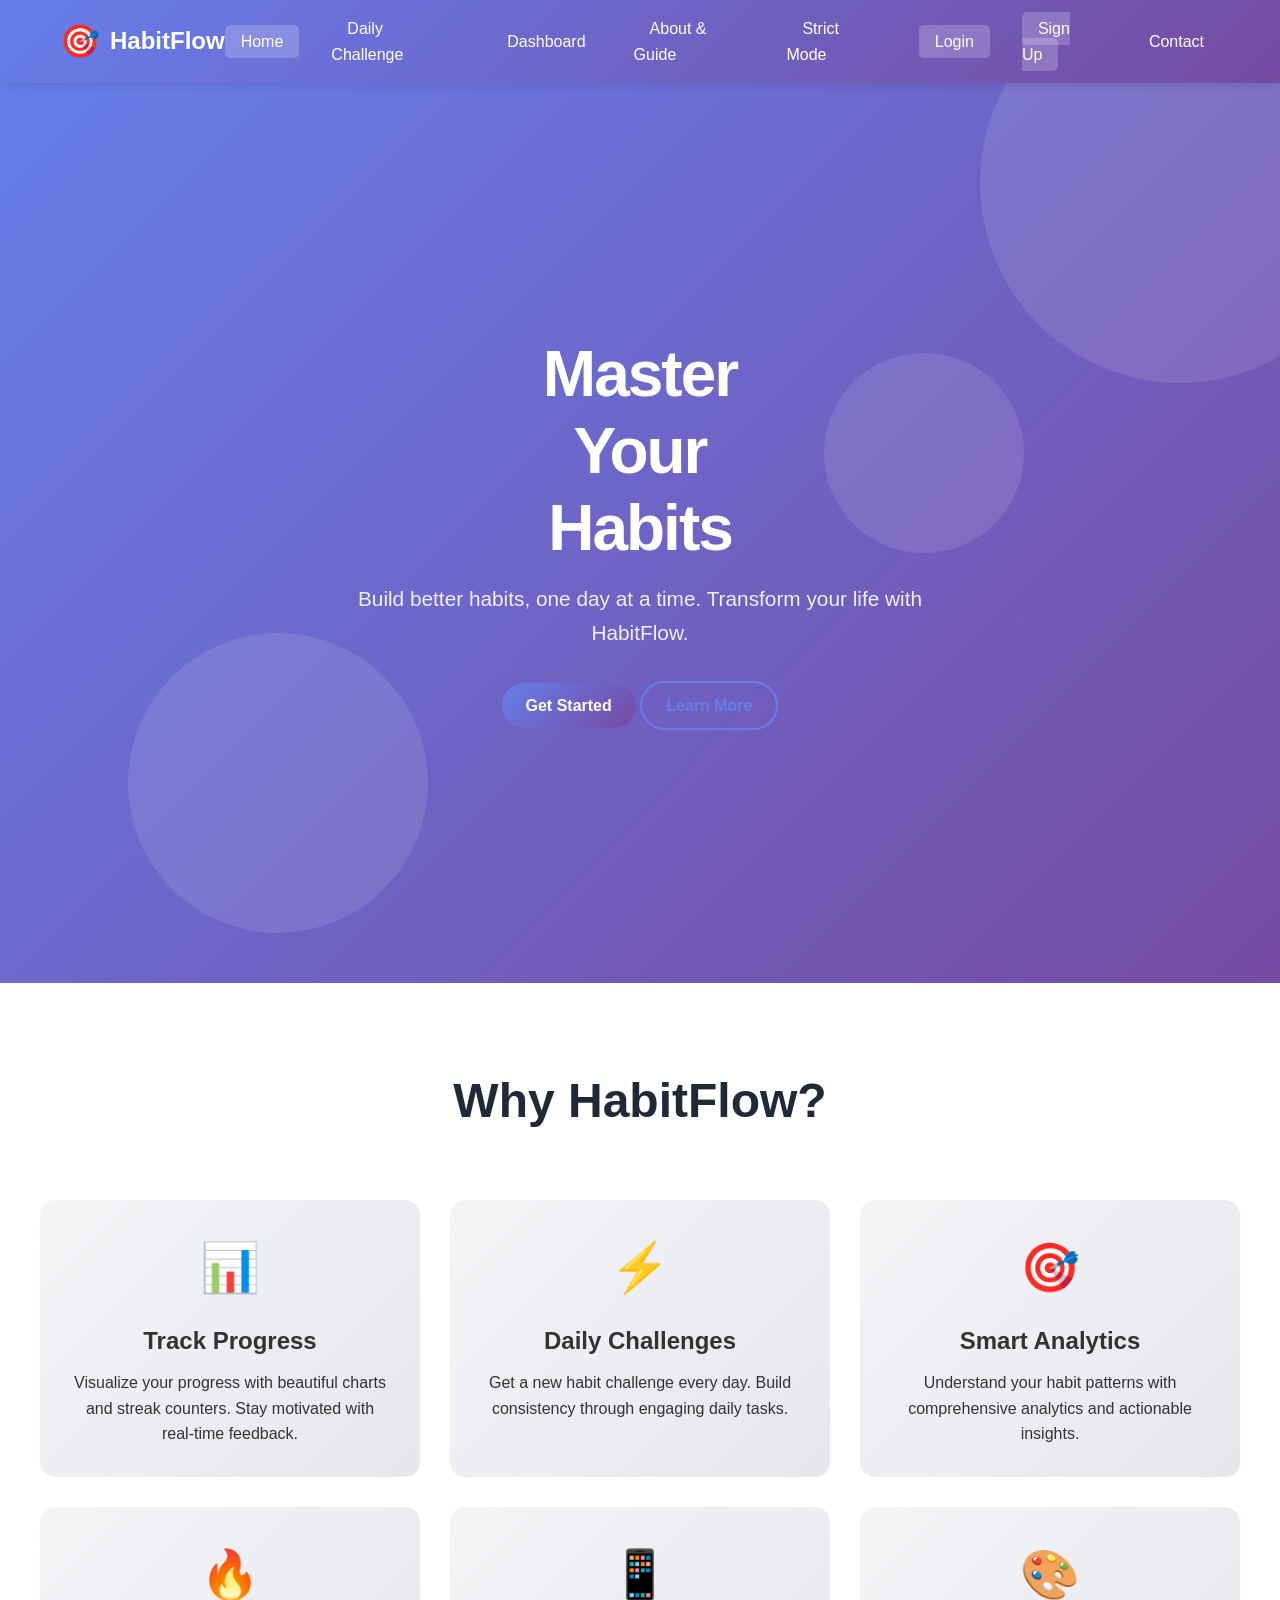
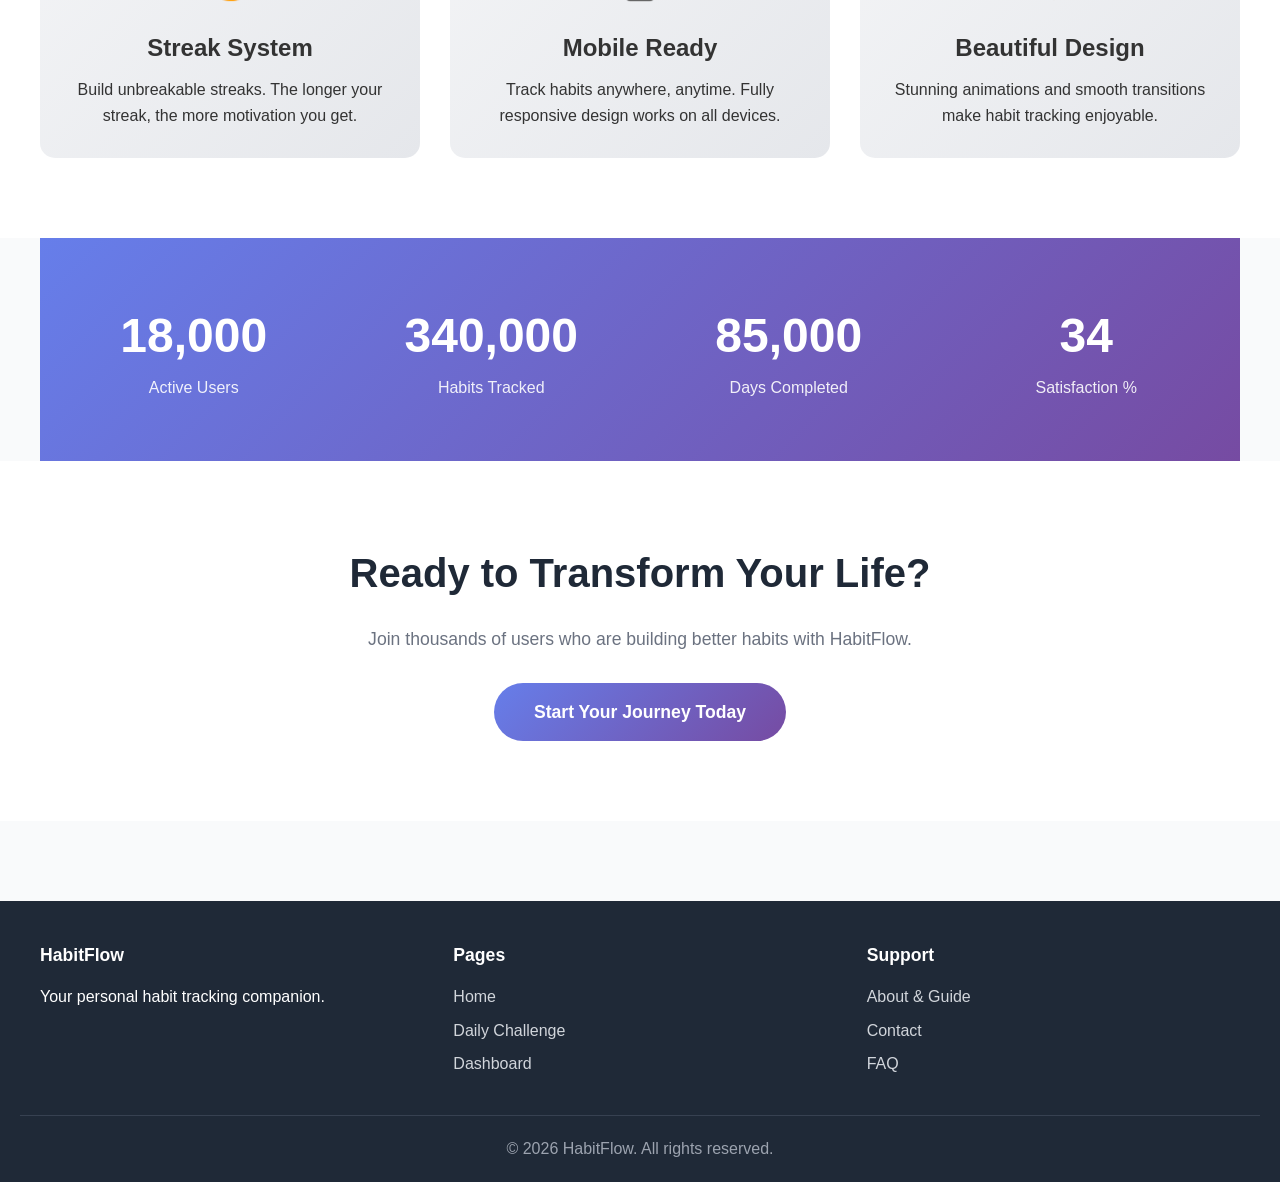
<file: index.html>
<!DOCTYPE html>
<html lang="en">
<head>
    <meta charset="UTF-8">
    <meta name="viewport" content="width=device-width, initial-scale=1.0">
    <title>HabitFlow - Master Your Habits</title>
    <link rel="stylesheet" href="common.css">
    <link rel="stylesheet" href="home.css">
</head>
<body>
    <!-- Navigation Bar -->
    <nav class="navbar">
        <div class="nav-container">
            <div class="logo">
                <span class="logo-icon">🎯</span>
                <span class="logo-text">HabitFlow</span>
            </div>
            <ul class="nav-menu">
                <li><a href="index.html" class="nav-link active">Home</a></li>
                <li><a href="challenging.html" class="nav-link">Daily Challenge</a></li>
                <li><a href="dashboard.html" class="nav-link">Dashboard</a></li>
                <li><a href="about.html" class="nav-link">About & Guide</a></li>
                <li><a href="strict.html" class="nav-link">Strict Mode</a></li>
                <li><a href="login.html" class="nav-link auth">Login</a></li>
                <li><a href="signup.html" class="nav-link auth">Sign Up</a></li>
                <li><a href="Hb.html" class="nav-link">Contact</a></li>
            </ul>
            <div class="hamburger">
                <span></span>
                <span></span>
                <span></span>
            </div>
        </div>
    </nav>

    <!-- Hero Section -->
    <section class="hero">
        <div class="hero-content">
            <h1 class="hero-title">
                <span class="word">Master</span>
                <span class="word">Your</span>
                <span class="word">Habits</span>
            </h1>
            <p class="hero-subtitle">Build better habits, one day at a time. Transform your life with HabitFlow.</p>
            <div class="hero-buttons">
                <a href="signup.html" class="btn btn-primary">Get Started</a>
                <a href="about.html" class="btn btn-secondary">Learn More</a>
            </div>
        </div>
        <div class="hero-visual">
            <div class="animated-circle circle-1"></div>
            <div class="animated-circle circle-2"></div>
            <div class="animated-circle circle-3"></div>
        </div>
    </section>

    <!-- Features Section -->
    <section class="features">
        <h2 class="section-title">Why HabitFlow?</h2>
        <div class="features-grid">
            <div class="feature-card">
                <div class="feature-icon">📊</div>
                <h3>Track Progress</h3>
                <p>Visualize your progress with beautiful charts and streak counters. Stay motivated with real-time feedback.</p>
            </div>
            <div class="feature-card">
                <div class="feature-icon">⚡</div>
                <h3>Daily Challenges</h3>
                <p>Get a new habit challenge every day. Build consistency through engaging daily tasks.</p>
            </div>
            <div class="feature-card">
                <div class="feature-icon">🎯</div>
                <h3>Smart Analytics</h3>
                <p>Understand your habit patterns with comprehensive analytics and actionable insights.</p>
            </div>
            <div class="feature-card">
                <div class="feature-icon">🔥</div>
                <h3>Streak System</h3>
                <p>Build unbreakable streaks. The longer your streak, the more motivation you get.</p>
            </div>
            <div class="feature-card">
                <div class="feature-icon">📱</div>
                <h3>Mobile Ready</h3>
                <p>Track habits anywhere, anytime. Fully responsive design works on all devices.</p>
            </div>
            <div class="feature-card">
                <div class="feature-icon">🎨</div>
                <h3>Beautiful Design</h3>
                <p>Stunning animations and smooth transitions make habit tracking enjoyable.</p>
            </div>
        </div>
    </section>

    <!-- Stats Section -->
    <section class="stats">
        <div class="stat-item">
            <h3 class="stat-number" data-count="50000">0</h3>
            <p class="stat-label">Active Users</p>
        </div>
        <div class="stat-item">
            <h3 class="stat-number" data-count="1000000">0</h3>
            <p class="stat-label">Habits Tracked</p>
        </div>
        <div class="stat-item">
            <h3 class="stat-number" data-count="250000">0</h3>
            <p class="stat-label">Days Completed</p>
        </div>
        <div class="stat-item">
            <h3 class="stat-number" data-count="98">0</h3>
            <p class="stat-label">Satisfaction %</p>
        </div>
    </section>

    <!-- CTA Section -->
    <section class="cta">
        <h2>Ready to Transform Your Life?</h2>
        <p>Join thousands of users who are building better habits with HabitFlow.</p>
        <a href="signup.html" class="btn btn-primary btn-large">Start Your Journey Today</a>
    </section>

    <!-- Footer -->
    <footer class="footer">
        <div class="footer-content">
            <div class="footer-section">
                <h4>HabitFlow</h4>
                <p>Your personal habit tracking companion.</p>
            </div>
            <div class="footer-section">
                <h4>Pages</h4>
                <ul>
                    <li><a href="index.html">Home</a></li>
                    <li><a href="challenging.html">Daily Challenge</a></li>
                    <li><a href="dashboard.html">Dashboard</a></li>
                </ul>
            </div>
            <div class="footer-section">
                <h4>Support</h4>
                <ul>
                    <li><a href="about.html">About & Guide</a></li>
                    <li><a href="#">Contact</a></li>
                    <li><a href="#">FAQ</a></li>
                </ul>
            </div>
        </div>
        <div class="footer-bottom">
            <p>&copy; 2026 HabitFlow. All rights reserved.</p>
        </div>
    </footer>

    <script src="utils.js"></script>
    <script src="home.js"></script>
</body>
</html>
</file>
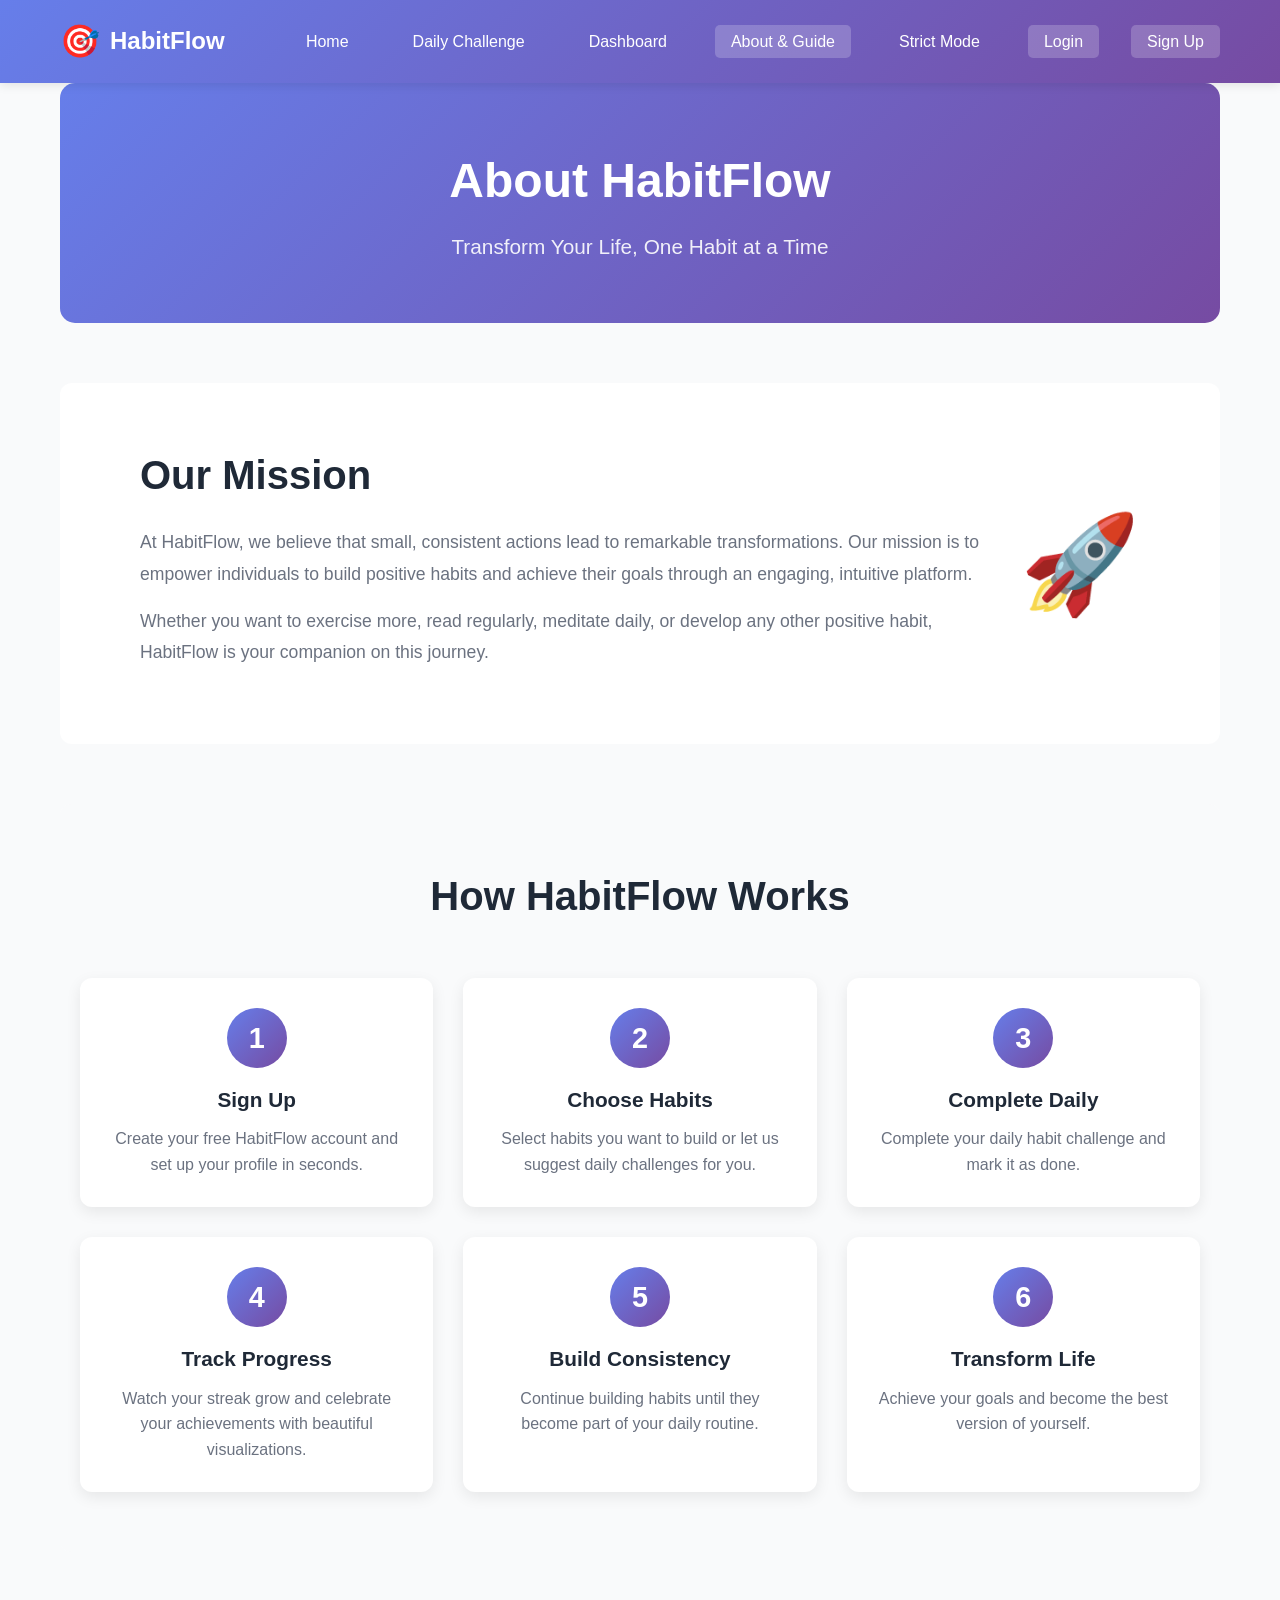
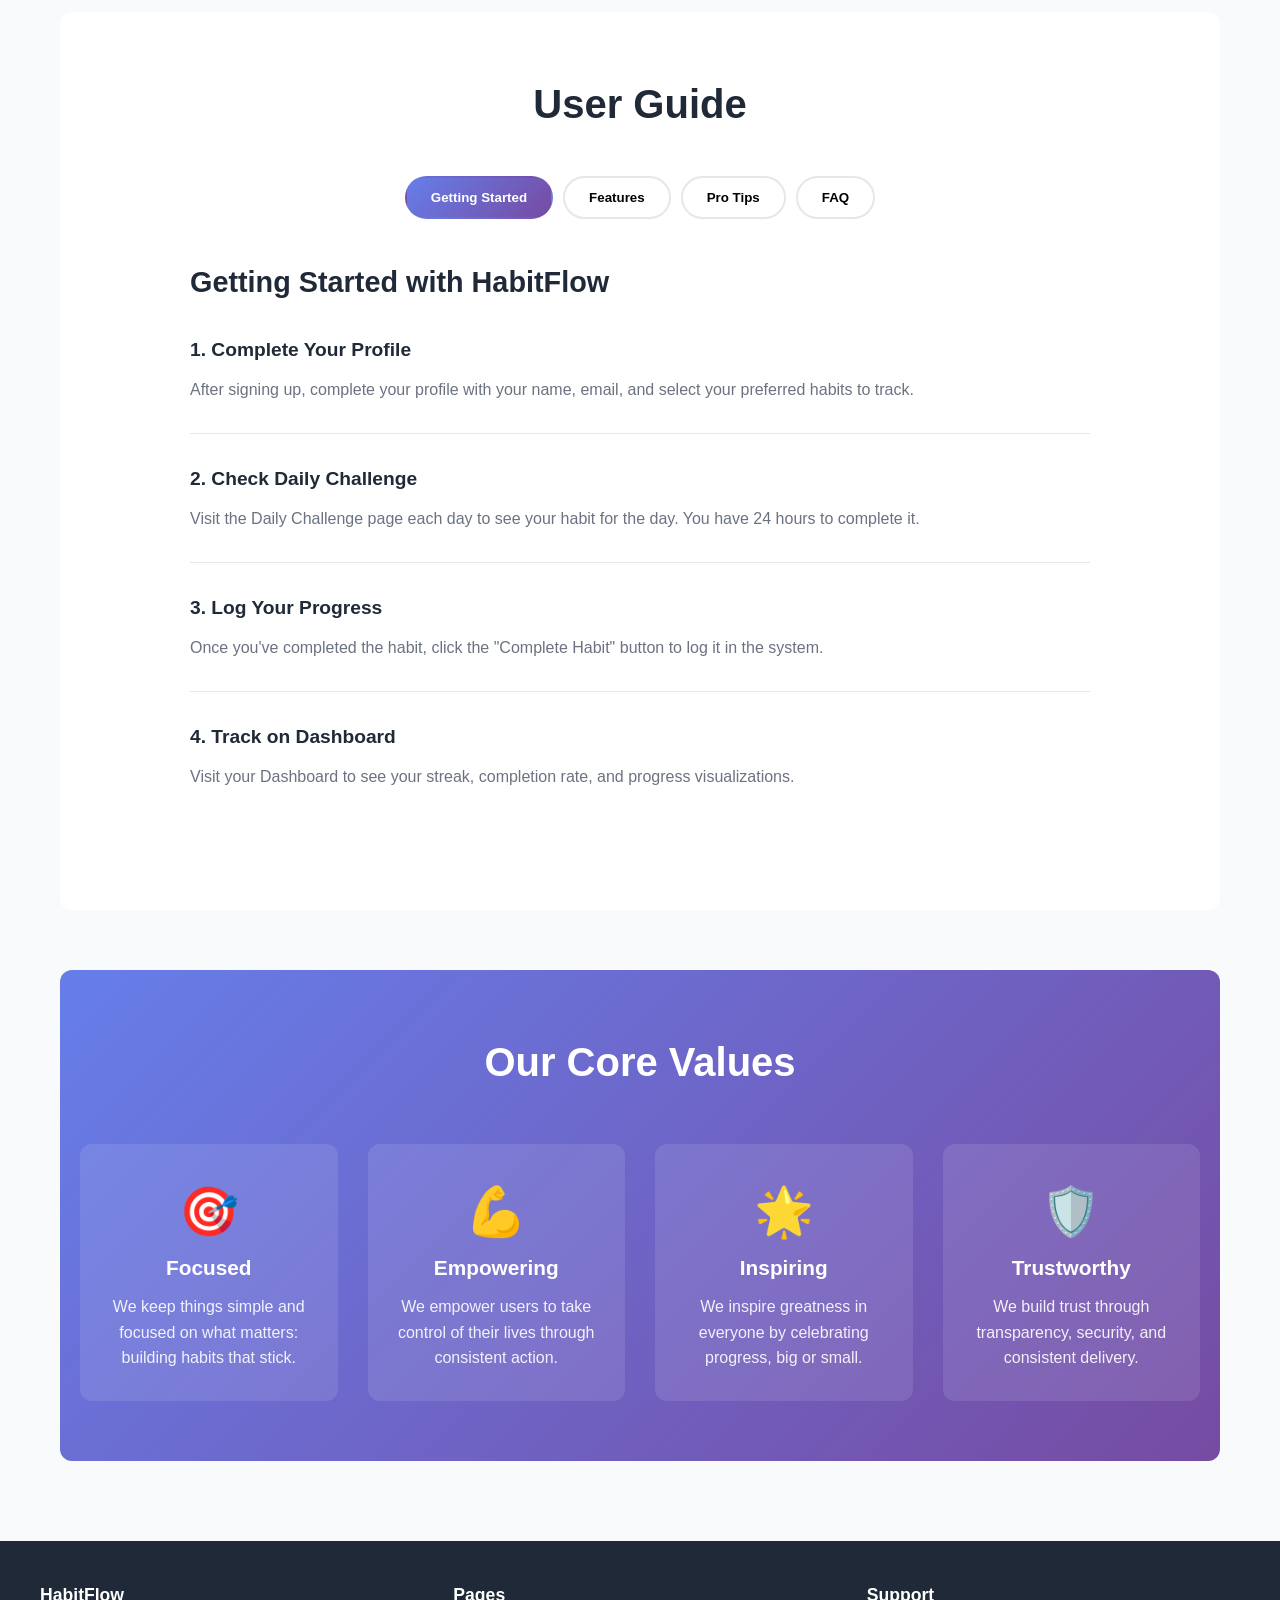
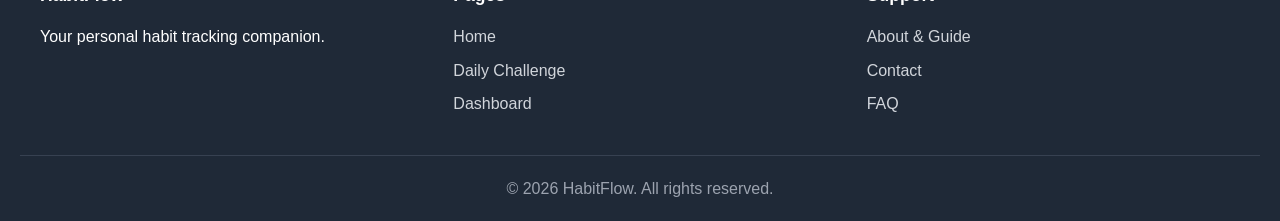
<file: about.html>
<!DOCTYPE html>
<html lang="en">
<head>
    <meta charset="UTF-8">
    <meta name="viewport" content="width=device-width, initial-scale=1.0">
    <title>About & Guide - HabitFlow</title>
    <link rel="stylesheet" href="common.css">
    <link rel="stylesheet" href="about.css">
</head>
<body>
    <!-- Navigation Bar -->
    <nav class="navbar">
        <div class="nav-container">
            <div class="logo">
                <span class="logo-icon">🎯</span>
                <span class="logo-text">HabitFlow</span>
            </div>
            <ul class="nav-menu">
                <li><a href="index.html" class="nav-link">Home</a></li>
                <li><a href="challenging.html" class="nav-link">Daily Challenge</a></li>
                <li><a href="dashboard.html" class="nav-link">Dashboard</a></li>
                <li><a href="about.html" class="nav-link active">About & Guide</a></li>
                <li><a href="strict.html" class="nav-link">Strict Mode</a></li>
                <li><a href="login.html" class="nav-link auth">Login</a></li>
                <li><a href="signup.html" class="nav-link auth">Sign Up</a></li>
            </ul>
            <div class="hamburger">
                <span></span>
                <span></span>
                <span></span>
            </div>
        </div>
    </nav>

    <div class="container">
        <!-- About Section -->
        <section class="about-hero">
            <h1>About HabitFlow</h1>
            <p class="subtitle">Transform Your Life, One Habit at a Time</p>
        </section>

        <!-- Mission Section -->
        <section class="mission-section">
            <div class="mission-content">
                <div class="mission-text">
                    <h2>Our Mission</h2>
                    <p>At HabitFlow, we believe that small, consistent actions lead to remarkable transformations. Our mission is to empower individuals to build positive habits and achieve their goals through an engaging, intuitive platform.</p>
                    <p>Whether you want to exercise more, read regularly, meditate daily, or develop any other positive habit, HabitFlow is your companion on this journey.</p>
                </div>
                <div class="mission-icon">🚀</div>
            </div>
        </section>

        <!-- How It Works -->
        <section class="how-it-works">
            <h2>How HabitFlow Works</h2>
            <div class="steps-grid">
                <div class="step-card">
                    <div class="step-number">1</div>
                    <h3>Sign Up</h3>
                    <p>Create your free HabitFlow account and set up your profile in seconds.</p>
                </div>
                <div class="step-card">
                    <div class="step-number">2</div>
                    <h3>Choose Habits</h3>
                    <p>Select habits you want to build or let us suggest daily challenges for you.</p>
                </div>
                <div class="step-card">
                    <div class="step-number">3</div>
                    <h3>Complete Daily</h3>
                    <p>Complete your daily habit challenge and mark it as done.</p>
                </div>
                <div class="step-card">
                    <div class="step-number">4</div>
                    <h3>Track Progress</h3>
                    <p>Watch your streak grow and celebrate your achievements with beautiful visualizations.</p>
                </div>
                <div class="step-card">
                    <div class="step-number">5</div>
                    <h3>Build Consistency</h3>
                    <p>Continue building habits until they become part of your daily routine.</p>
                </div>
                <div class="step-card">
                    <div class="step-number">6</div>
                    <h3>Transform Life</h3>
                    <p>Achieve your goals and become the best version of yourself.</p>
                </div>
            </div>
        </section>

        <!-- User Guide -->
        <section class="user-guide">
            <h2>User Guide</h2>
            <div class="guide-tabs">
                <button class="tab-btn active" data-tab="getting-started">Getting Started</button>
                <button class="tab-btn" data-tab="features">Features</button>
                <button class="tab-btn" data-tab="tips">Pro Tips</button>
                <button class="tab-btn" data-tab="faq">FAQ</button>
            </div>

            <div id="getting-started" class="tab-content active">
                <h3>Getting Started with HabitFlow</h3>
                <div class="guide-item">
                    <h4>1. Complete Your Profile</h4>
                    <p>After signing up, complete your profile with your name, email, and select your preferred habits to track.</p>
                </div>
                <div class="guide-item">
                    <h4>2. Check Daily Challenge</h4>
                    <p>Visit the Daily Challenge page each day to see your habit for the day. You have 24 hours to complete it.</p>
                </div>
                <div class="guide-item">
                    <h4>3. Log Your Progress</h4>
                    <p>Once you've completed the habit, click the "Complete Habit" button to log it in the system.</p>
                </div>
                <div class="guide-item">
                    <h4>4. Track on Dashboard</h4>
                    <p>Visit your Dashboard to see your streak, completion rate, and progress visualizations.</p>
                </div>
            </div>

            <div id="features" class="tab-content">
                <h3>HabitFlow Features</h3>
                <div class="guide-item">
                    <h4>📊 Progress Tracking</h4>
                    <p>Real-time tracking of your habits with beautiful charts and statistics. See exactly how much you've accomplished.</p>
                </div>
                <div class="guide-item">
                    <h4>🔥 Streak System</h4>
                    <p>Build consecutive day streaks. The longer your streak, the more momentum you build!</p>
                </div>
                <div class="guide-item">
                    <h4>⚡ Daily Challenges</h4>
                    <p>Get a new, carefully selected habit challenge every single day from our database of 30 habits.</p>
                </div>
                <div class="guide-item">
                    <h4>📱 Mobile Responsive</h4>
                    <p>Track your habits on the go with our fully responsive design that works on any device.</p>
                </div>
                <div class="guide-item">
                    <h4>🎯 Smart Mode</h4>
                    <p>Our Strict Mode ensures you stay accountable and focused on your habit-building goals.</p>
                </div>
            </div>

            <div id="tips" class="tab-content">
                <h3>Pro Tips for Success</h3>
                <div class="guide-item">
                    <h4>💡 Tip #1: Consistency Over Perfection</h4>
                    <p>Building habits is about consistency, not perfection. Even on difficult days, do something is better than nothing.</p>
                </div>
                <div class="guide-item">
                    <h4>💡 Tip #2: Same Time, Every Day</h4>
                    <p>Complete your habit at the same time each day. This helps create a routine and makes it easier to remember.</p>
                </div>
                <div class="guide-item">
                    <h4>💡 Tip #3: Track Immediately</h4>
                    <p>Log your completion right after you finish. This reinforces the habit and keeps your records accurate.</p>
                </div>
                <div class="guide-item">
                    <h4>💡 Tip #4: Celebrate Small Wins</h4>
                    <p>Celebrate every completed day. These small wins accumulate into major life transformations.</p>
                </div>
                <div class="guide-item">
                    <h4>💡 Tip #5: Use the 21-Day Rule</h4>
                    <p>Research shows it takes about 21 days to form a habit. Push through the first three weeks!</p>
                </div>
            </div>

            <div id="faq" class="tab-content">
                <h3>Frequently Asked Questions</h3>
                <div class="faq-item">
                    <h4>What if I miss a day?</h4>
                    <p>If you miss a day, your streak resets, but you can start a new one immediately. The key is getting back on track!</p>
                </div>
                <div class="faq-item">
                    <h4>Can I customize my habits?</h4>
                    <p>Currently, we offer curated daily challenges, but you can use Strict Mode to define your own goals.</p>
                </div>
                <div class="faq-item">
                    <h4>How often are new habits added?</h4>
                    <p>Our habit database cycles every 30 days, giving you a fresh rotation of challenges.</p>
                </div>
                <div class="faq-item">
                    <h4>Is my data private?</h4>
                    <p>Yes! Your habit data is private and secure. We never share your information with third parties.</p>
                </div>
                <div class="faq-item">
                    <h4>How do I reset my progress?</h4>
                    <p>You can reset your progress from your account settings. This gives you a fresh start whenever you need it.</p>
                </div>
            </div>
        </section>

        <!-- Values Section -->
        <section class="values-section">
            <h2>Our Core Values</h2>
            <div class="values-grid">
                <div class="value-card">
                    <span class="value-icon">🎯</span>
                    <h3>Focused</h3>
                    <p>We keep things simple and focused on what matters: building habits that stick.</p>
                </div>
                <div class="value-card">
                    <span class="value-icon">💪</span>
                    <h3>Empowering</h3>
                    <p>We empower users to take control of their lives through consistent action.</p>
                </div>
                <div class="value-card">
                    <span class="value-icon">🌟</span>
                    <h3>Inspiring</h3>
                    <p>We inspire greatness in everyone by celebrating progress, big or small.</p>
                </div>
                <div class="value-card">
                    <span class="value-icon">🛡️</span>
                    <h3>Trustworthy</h3>
                    <p>We build trust through transparency, security, and consistent delivery.</p>
                </div>
            </div>
        </section>
    </div>

    <footer class="footer">
        <div class="footer-content">
            <div class="footer-section">
                <h4>HabitFlow</h4>
                <p>Your personal habit tracking companion.</p>
            </div>
            <div class="footer-section">
                <h4>Pages</h4>
                <ul>
                    <li><a href="index.html">Home</a></li>
                    <li><a href="challenging.html">Daily Challenge</a></li>
                    <li><a href="dashboard.html">Dashboard</a></li>
                </ul>
            </div>
            <div class="footer-section">
                <h4>Support</h4>
                <ul>
                    <li><a href="about.html">About & Guide</a></li>
                    <li><a href="#">Contact</a></li>
                    <li><a href="#">FAQ</a></li>
                </ul>
            </div>
        </div>
        <div class="footer-bottom">
            <p>&copy; 2026 HabitFlow. All rights reserved.</p>
        </div>
    </footer>

    <script src="utils.js"></script>
    <script src="about.js"></script>
</body>
</html>
</file>
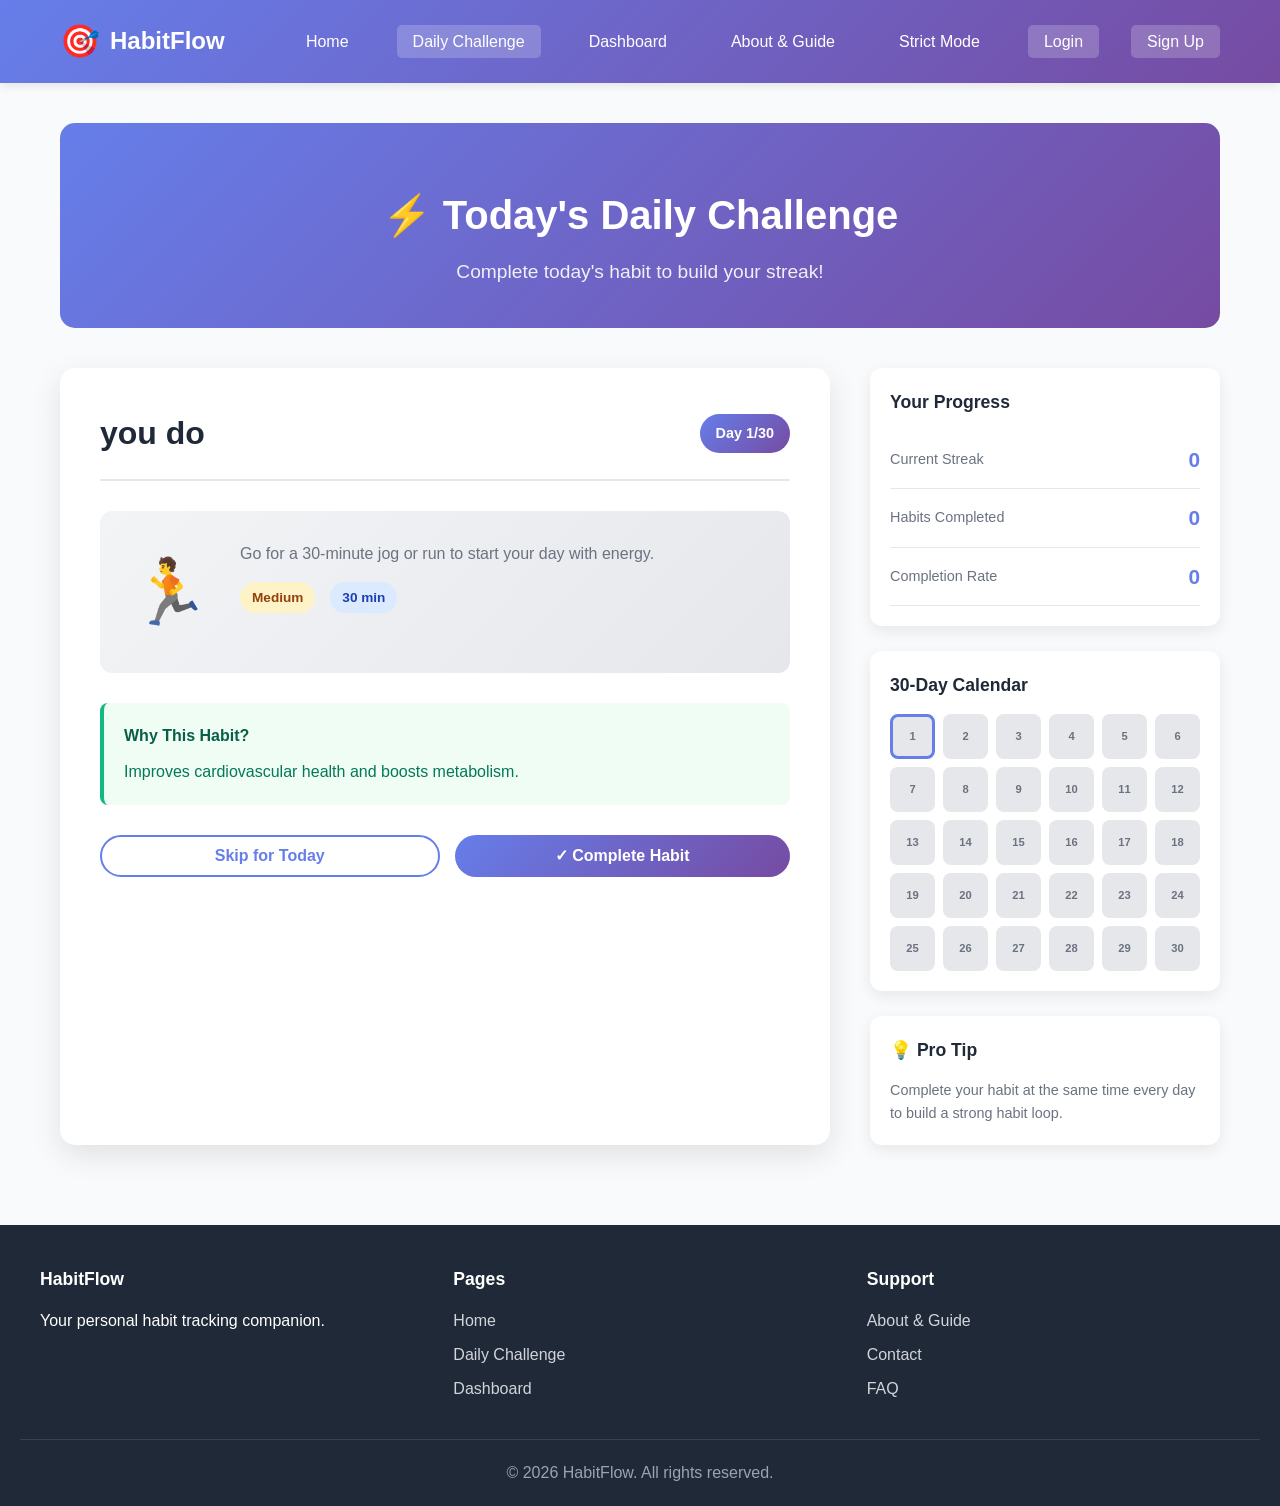
<file: challenging.html>
<!DOCTYPE html>
<html lang="en">
<head>
    <meta charset="UTF-8">
    <meta name="viewport" content="width=device-width, initial-scale=1.0">
    <title>Daily Challenge - HabitFlow</title>
    <link rel="stylesheet" href="common.css">
    <link rel="stylesheet" href="challenging.css">
</head>
<body>
    <!-- Navigation Bar -->
    <nav class="navbar">
        <div class="nav-container">
            <div class="logo">
                <span class="logo-icon">🎯</span>
                <span class="logo-text">HabitFlow</span>
            </div>
            <ul class="nav-menu">
                <li><a href="index.html" class="nav-link">Home</a></li>
                <li><a href="challenging.html" class="nav-link active">Daily Challenge</a></li>
                <li><a href="dashboard.html" class="nav-link">Dashboard</a></li>
                <li><a href="about.html" class="nav-link">About & Guide</a></li>
                <li><a href="strict.html" class="nav-link">Strict Mode</a></li>
                <li><a href="login.html" class="nav-link auth">Login</a></li>
                <li><a href="signup.html" class="nav-link auth">Sign Up</a></li>
            </ul>
            <div class="hamburger">
                <span></span>
                <span></span>
                <span></span>
            </div>
        </div>
    </nav>

    <div class="container">
        <header class="page-header">
            <h1>⚡ Today's Daily Challenge</h1>
            <p class="subtitle">Complete today's habit to build your streak!</p>
        </header>

        <div class="challenge-wrapper">
            <!-- Habit Card -->
            <div class="habit-card">
                <div class="habit-header">
                    <h2 id="habitTitle">Loading...</h2>
                    <span class="day-indicator">Day <span id="dayNumber">1</span>/30</span>
                </div>

                <div class="habit-content">
                    <div class="habit-icon" id="habitIcon">🎯</div>
                    <div class="habit-details">
                        <p class="habit-description" id="habitDescription">Loading today's challenge...</p>
                        <div class="habit-meta">
                            <span class="difficulty" id="habitDifficulty">Medium</span>
                            <span class="duration" id="habitDuration">15 min</span>
                        </div>
                    </div>
                </div>

                <div class="habit-benefits">
                    <h4>Why This Habit?</h4>
                    <p id="habitBenefit">Loading benefits...</p>
                </div>

                <div class="action-buttons">
                    <button class="btn btn-secondary" id="skipBtn">Skip for Today</button>
                    <button class="btn btn-primary" id="completeBtn">✓ Complete Habit</button>
                </div>
            </div>

            <!-- Sidebar -->
            <aside class="sidebar">
                <div class="stats-box">
                    <h3>Your Progress</h3>
                    <div class="progress-item">
                        <span>Current Streak</span>
                        <strong id="streakCount">0</strong>
                    </div>
                    <div class="progress-item">
                        <span>Habits Completed</span>
                        <strong id="completedCount">0</strong>
                    </div>
                    <div class="progress-item">
                        <span>Completion Rate</span>
                        <strong id="completionRate">0%</strong>
                    </div>
                </div>

                <div class="calendar-box">
                    <h3>30-Day Calendar</h3>
                    <div class="day-grid" id="dayGrid"></div>
                </div>

                <div class="tips-box">
                    <h3>💡 Pro Tip</h3>
                    <p id="proTip">Complete your habit at the same time every day to build a strong habit loop.</p>
                </div>
            </aside>
        </div>
    </div>

    <footer class="footer">
        <div class="footer-content">
            <div class="footer-section">
                <h4>HabitFlow</h4>
                <p>Your personal habit tracking companion.</p>
            </div>
            <div class="footer-section">
                <h4>Pages</h4>
                <ul>
                    <li><a href="index.html">Home</a></li>
                    <li><a href="challenging.html">Daily Challenge</a></li>
                    <li><a href="dashboard.html">Dashboard</a></li>
                </ul>
            </div>
            <div class="footer-section">
                <h4>Support</h4>
                <ul>
                    <li><a href="about.html">About & Guide</a></li>
                    <li><a href="#">Contact</a></li>
                    <li><a href="#">FAQ</a></li>
                </ul>
            </div>
        </div>
        <div class="footer-bottom">
            <p>&copy; 2026 HabitFlow. All rights reserved.</p>
        </div>
    </footer>

    <script src="utils.js"></script>
    <script src="challenging.js"></script>
</body>
</html>
</file>
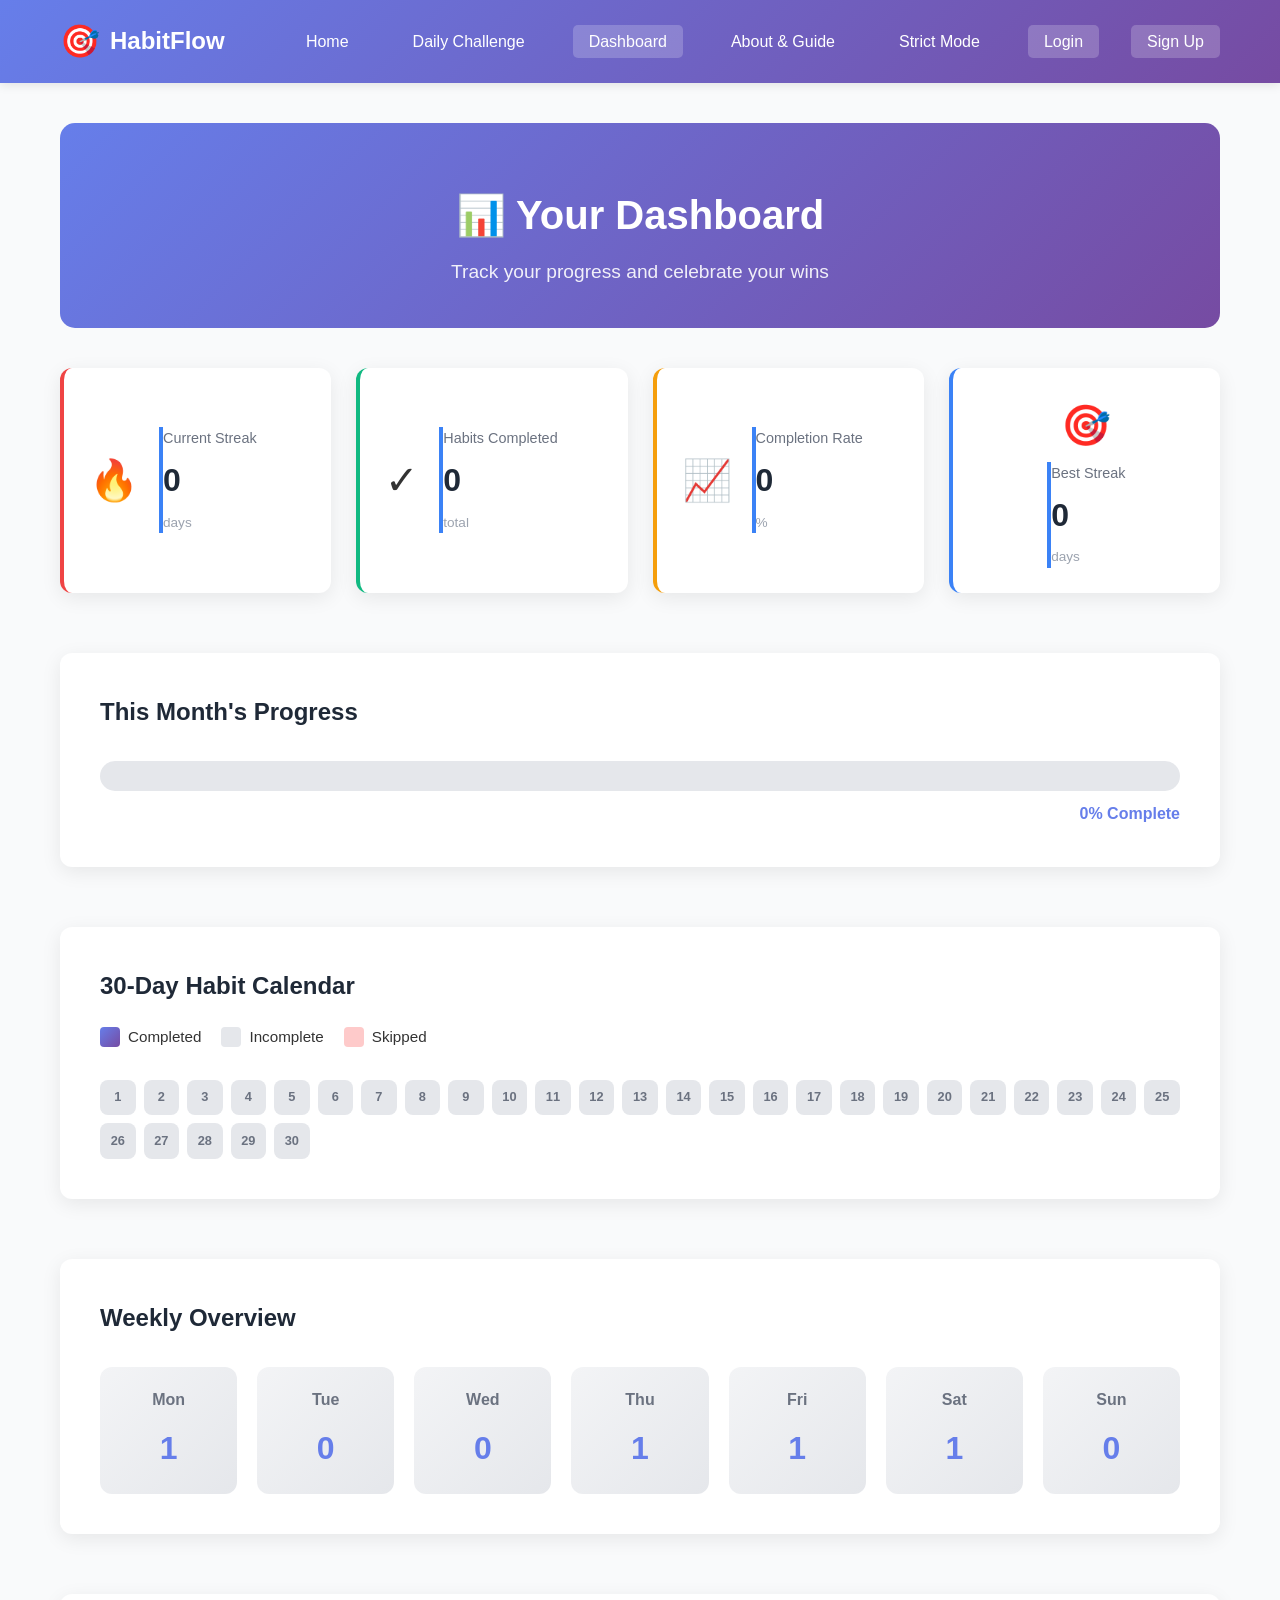
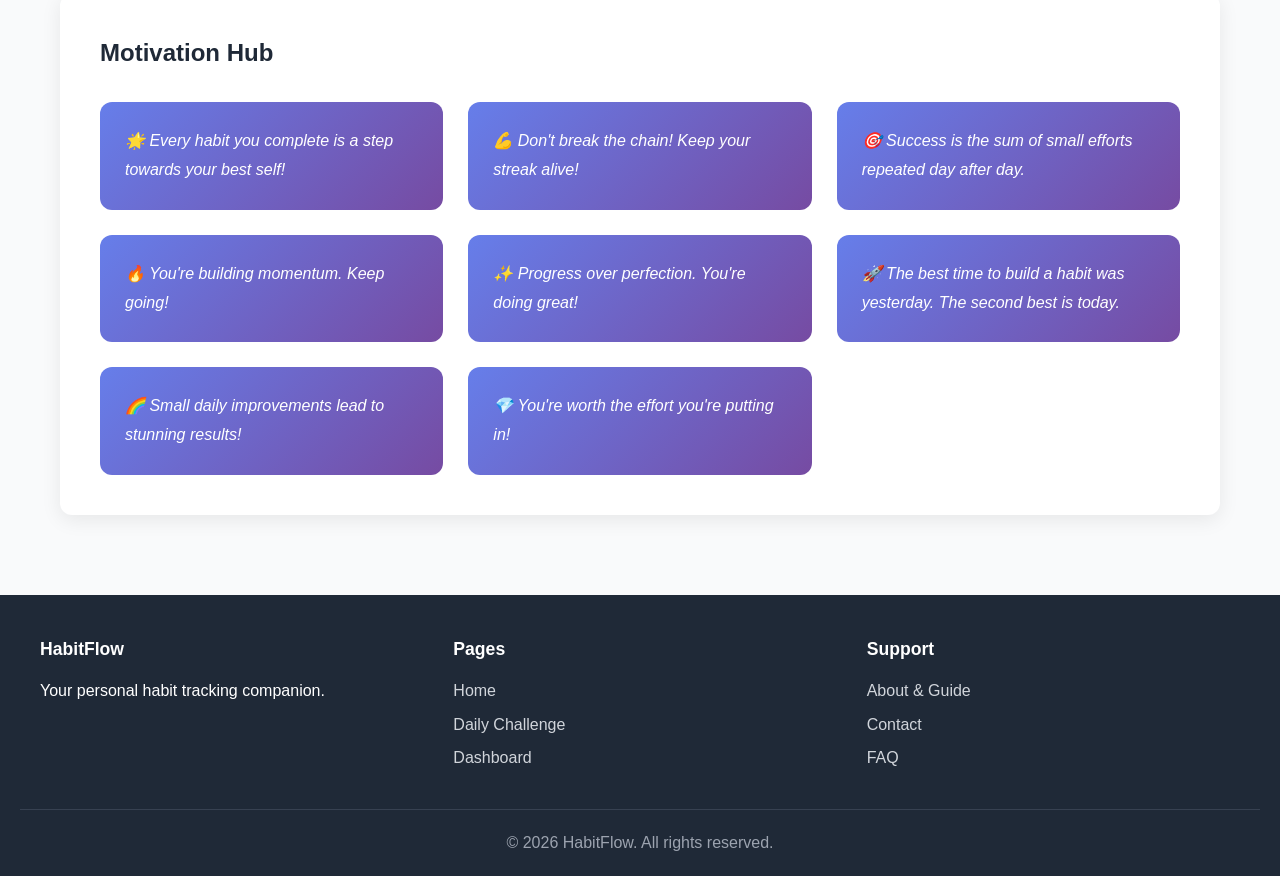
<file: dashboard.html>
<!DOCTYPE html>
<html lang="en">
<head>
    <meta charset="UTF-8">
    <meta name="viewport" content="width=device-width, initial-scale=1.0">
    <title>Dashboard - HabitFlow</title>
    <link rel="stylesheet" href="common.css">
    <link rel="stylesheet" href="dashboard.css">
</head>
<body>
    <!-- Navigation Bar -->
    <nav class="navbar">
        <div class="nav-container">
            <div class="logo">
                <span class="logo-icon">🎯</span>
                <span class="logo-text">HabitFlow</span>
            </div>
            <ul class="nav-menu">
                <li><a href="index.html" class="nav-link">Home</a></li>
                <li><a href="challenging.html" class="nav-link">Daily Challenge</a></li>
                <li><a href="dashboard.html" class="nav-link active">Dashboard</a></li>
                <li><a href="about.html" class="nav-link">About & Guide</a></li>
                <li><a href="strict.html" class="nav-link">Strict Mode</a></li>
                <li><a href="login.html" class="nav-link auth">Login</a></li>
                <li><a href="signup.html" class="nav-link auth">Sign Up</a></li>
            </ul>
            <div class="hamburger">
                <span></span>
                <span></span>
                <span></span>
            </div>
        </div>
    </nav>

    <div class="container">
        <header class="page-header">
            <h1>📊 Your Dashboard</h1>
            <p class="subtitle">Track your progress and celebrate your wins</p>
        </header>

        <!-- Main Stats -->
        <section class="stats-grid">
            <div class="stat-card stat-primary">
                <div class="stat-icon">🔥</div>
                <div class="stat-info">
                    <span class="stat-label">Current Streak</span>
                    <span class="stat-value" id="streakValue">0</span>
                    <span class="stat-unit">days</span>
                </div>
            </div>

            <div class="stat-card stat-success">
                <div class="stat-icon">✓</div>
                <div class="stat-info">
                    <span class="stat-label">Habits Completed</span>
                    <span class="stat-value" id="completedValue">0</span>
                    <span class="stat-unit">total</span>
                </div>
            </div>

            <div class="stat-card stat-warning">
                <div class="stat-icon">📈</div>
                <div class="stat-info">
                    <span class="stat-label">Completion Rate</span>
                    <span class="stat-value" id="rateValue">0</span>
                    <span class="stat-unit">%</span>
                </div>
            </div>

            <div class="stat-card stat-info">
                <div class="stat-icon">🎯</div>
                <div class="stat-info">
                    <span class="stat-label">Best Streak</span>
                    <span class="stat-value" id="bestValue">0</span>
                    <span class="stat-unit">days</span>
                </div>
            </div>
        </section>

        <!-- Progress Bar Section -->
        <section class="progress-section">
            <h2>This Month's Progress</h2>
            <div class="progress-container">
                <div class="progress-bar-wrapper">
                    <div class="progress-bar">
                        <div class="progress-fill" id="progressFill"></div>
                    </div>
                    <span class="progress-text" id="progressText">0% Complete</span>
                </div>
            </div>
        </section>

        <!-- Calendar Section -->
        <section class="calendar-section">
            <h2>30-Day Habit Calendar</h2>
            <div class="calendar-legend">
                <span><span class="day-complete"></span> Completed</span>
                <span><span class="day-incomplete"></span> Incomplete</span>
                <span><span class="day-skipped"></span> Skipped</span>
            </div>
            <div class="habit-calendar" id="habitCalendar"></div>
        </section>

        <!-- Weekly Stats -->
        <section class="weekly-section">
            <h2>Weekly Overview</h2>
            <div class="weekly-stats" id="weeklyStats"></div>
        </section>

        <!-- Motivational Messages -->
        <section class="motivation-section">
            <h2>Motivation Hub</h2>
            <div class="motivation-cards" id="motivationCards"></div>
        </section>
    </div>

    <footer class="footer">
        <div class="footer-content">
            <div class="footer-section">
                <h4>HabitFlow</h4>
                <p>Your personal habit tracking companion.</p>
            </div>
            <div class="footer-section">
                <h4>Pages</h4>
                <ul>
                    <li><a href="index.html">Home</a></li>
                    <li><a href="challenging.html">Daily Challenge</a></li>
                    <li><a href="dashboard.html">Dashboard</a></li>
                </ul>
            </div>
            <div class="footer-section">
                <h4>Support</h4>
                <ul>
                    <li><a href="about.html">About & Guide</a></li>
                    <li><a href="#">Contact</a></li>
                    <li><a href="#">FAQ</a></li>
                </ul>
            </div>
        </div>
        <div class="footer-bottom">
            <p>&copy; 2026 HabitFlow. All rights reserved.</p>
        </div>
    </footer>

    <script src="utils.js"></script>
    <script src="dashboard.js"></script>
</body>
</html>
</file>
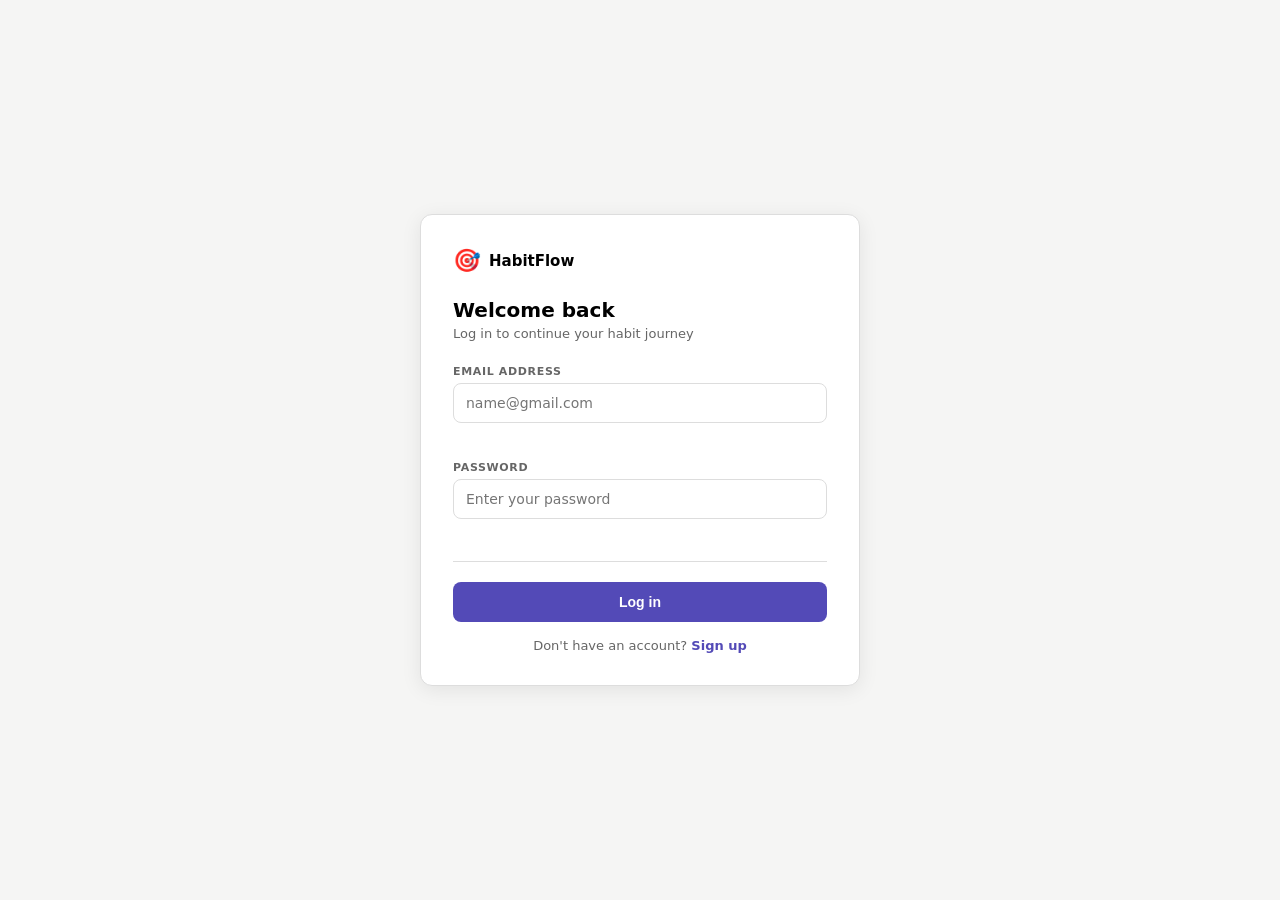
<file: login.html>
<!DOCTYPE html>
<html>
<head>
    <title>Login – HabitFlow</title>
    <style>
        * { margin: 0; padding: 0; box-sizing: border-box; }
        body {
            font-family: 'Segoe UI', system-ui, sans-serif;
            background: #f5f5f4;
            min-height: 100vh;
            display: flex;
            align-items: center;
            justify-content: center;
            padding: 1rem;
        }
        .card {
            background: white;
            border: 1px solid #ddd;
            border-radius: 12px;
            padding: 2rem;
            width: 100%;
            max-width: 440px;
            box-shadow: 0 4px 20px rgba(0,0,0,0.08);
        }
        .brand {
            display: flex;
            align-items: center;
            gap: 8px;
            margin-bottom: 1.5rem;
        }
        .brand-icon { font-size: 1.4rem; }
        .brand-name { font-size: 15px; font-weight: 600; }
        h1 { font-size: 20px; font-weight: 600; margin-bottom: 4px; }
        .sub { font-size: 13px; color: #666; margin-bottom: 1.5rem; }
        .field { margin-bottom: 1rem; }
        label {
            display: block;
            font-size: 11px;
            font-weight: 600;
            color: #666;
            text-transform: uppercase;
            margin-bottom: 5px;
            letter-spacing: 0.06em;
        }
        input {
            width: 100%;
            height: 40px;
            padding: 0 12px;
            font-size: 14px;
            border: 1px solid #ddd;
            border-radius: 8px;
            outline: none;
            transition: border-color 0.15s;
            font-family: inherit;
        }
        input:focus { border-color: #534AB7; box-shadow: 0 0 0 3px #EEEDFE; }
        input.is-error { border-color: #A32D2D; box-shadow: 0 0 0 3px #FCEBEB; }
        input.is-valid { border-color: #0F6E56; }
        .err-msg {
            min-height: 18px;
            font-size: 11.5px;
            color: #A32D2D;
            margin-top: 4px;
        }
        .divider { height: 1px; background: #ddd; margin: 1.25rem 0; }
        button {
            width: 100%;
            height: 40px;
            background: #534AB7;
            color: white;
            border: none;
            border-radius: 8px;
            font-size: 14px;
            font-weight: 600;
            cursor: pointer;
            transition: background 0.15s;
        }
        button:hover { background: #3C3489; }
        button:disabled { background: #999; cursor: not-allowed; }
        .signup-row {
            text-align: center;
            font-size: 13px;
            color: #666;
            margin-top: 1rem;
        }
        .signup-row a {
            color: #534AB7;
            text-decoration: none;
            font-weight: 600;
        }
        .signup-row a:hover { text-decoration: underline; }
    </style>
</head>
<body>

<div class="card">
    <div class="brand">
        <div class="brand-icon">🎯</div>
        <span class="brand-name">HabitFlow</span>
    </div>

    <h1>Welcome back</h1>
    <p class="sub">Log in to continue your habit journey</p>

    <form onsubmit="return validateLogin();">
        <!-- Email -->
        <div class="field">
            <label for="loginEmail">Email address</label>
            <input type="email" id="loginEmail" placeholder="name@gmail.com">
            <p class="err-msg" id="emailError"></p>
        </div>

        <!-- Password -->
        <div class="field">
            <label for="loginPassword">Password</label>
            <input type="password" id="loginPassword" placeholder="Enter your password">
            <p class="err-msg" id="passError"></p>
        </div>

        <div class="divider"></div>

        <button type="submit" id="loginBtn">Log in</button>
    </form>

    <p class="signup-row">
        Don't have an account? <a href="signup.html">Sign up</a>
    </p>
</div>

<script>
function validateLogin() {
    const email = document.getElementById("loginEmail").value.trim();
    const password = document.getElementById("loginPassword").value.trim();
    const emailError = document.getElementById("emailError");
    const passError = document.getElementById("passError");

    let isValid = true;

    // Reset error messages
    emailError.textContent = "";
    passError.textContent = "";

    // Basic validation
    if (email === "") {
        emailError.textContent = "Email is required";
        isValid = false;
    }
    if (password === "") {
        passError.textContent = "Password is required";
        isValid = false;
    }

    if (isValid) {
        // ✅ Redirect immediately after clicking login
        window.location.href = "https://ehsan.co.in/challenging.html"; 
        return false; // Prevents default form submission
    }

    return false; // Stops form submission if invalid
}
</script>


</body>
</html>
</file>
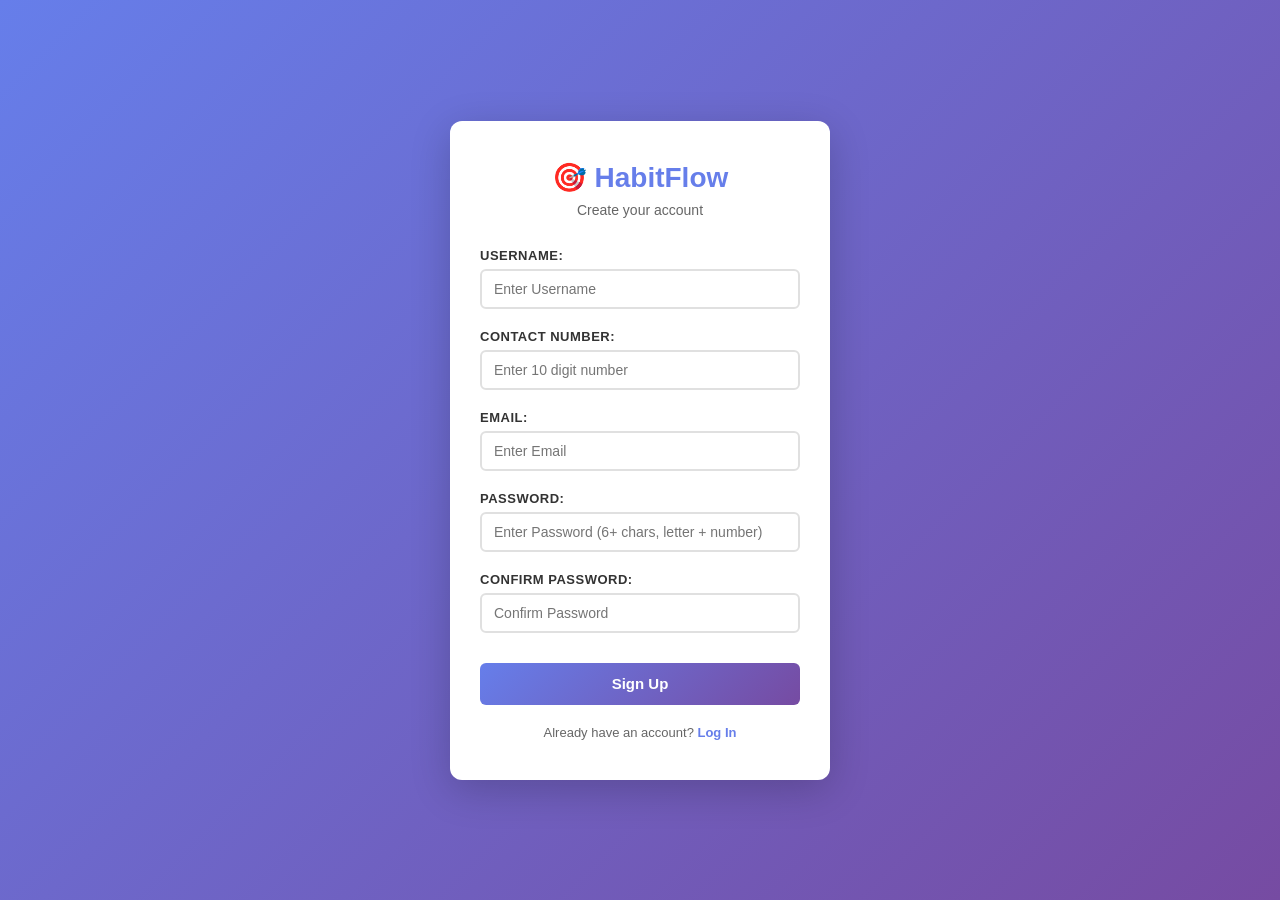
<file: signup.html>
<!DOCTYPE html>
<html lang="en">
<head>
    <meta charset="UTF-8">
    <meta name="viewport" content="width=device-width, initial-scale=1.0">
    <title>Sign Up - HabitFlow</title>
    <link rel="stylesheet" href="auth.css">
</head>
<body>

<div class="auth-container">
    <div class="auth-card">
        <div class="auth-header">
            <h1>🎯 HabitFlow</h1>
            <p>Create your account</p>
        </div>

        <form id="signupForm" onsubmit="return handleSignup(event);">

            <!-- Username -->
            <div class="form-group">
                <label>Username:</label>
                <input type="text" id="username" placeholder="Enter Username">
                <p id="userError" class="error-msg"></p>
            </div>

            <!-- Contact -->
            <div class="form-group">
                <label>Contact Number:</label>
                <input type="text" id="contact" placeholder="Enter 10 digit number">
                <p id="contactError" class="error-msg"></p>
            </div>

            <!-- Email -->
            <div class="form-group">
                <label>Email:</label>
                <input type="email" id="email" placeholder="Enter Email">
                <p id="emailError" class="error-msg"></p>
            </div>

            <!-- Password -->
            <div class="form-group">
                <label>Password:</label>
                <input type="password" id="password" placeholder="Enter Password (6+ chars, letter + number)">
                <p id="passError" class="error-msg"></p>
            </div>

            <!-- Confirm Password -->
            <div class="form-group">
                <label>Confirm Password:</label>
                <input type="password" id="confirm" placeholder="Confirm Password">
                <p id="confirmError" class="error-msg"></p>
            </div>

            <button type="submit" class="btn-submit">Sign Up</button>
        </form>

        <p class="auth-link">Already have an account? <a href="login.html">Log In</a></p>
    </div>
</div>

<script>
function validateForm(){

    let isValid = true;

 
    let username = document.getElementById("username").value;
    let contact = document.getElementById("contact").value;
    let email = document.getElementById("email").value;
    let password = document.getElementById("password").value;
    let confirm = document.getElementById("confirm").value;

   



    if(username.length < 4){
        document.getElementById("userError").textContent = "Username must be 4+ characters";
        isValid = false;
    }

  
    let phonePattern = /^[0-9]{10}$/;
    if(!phonePattern.test(contact)){
        document.getElementById("contactError").textContent = "Invalid contact number";
        isValid = false;
    }

   
    let emailPattern = /^[^ ]+@[^ ]+\.[a-z]{2,3}$/;
    if(!emailPattern.test(email)){
        document.getElementById("emailError").textContent = "Invalid email";
        isValid = false;
    }


    if(password.length < 6){
        document.getElementById("passError").textContent = "Password must be 6+ characters";
        isValid = false;
    }

    if(password !== confirm){
        document.getElementById("confirmError").textContent = "Passwords do not match";
        isValid = false;
    }

    if(isValid){
        alert("Form submitted successfully!");
    }

    return isValid;
}
</script>
</body>
</html>
</file>
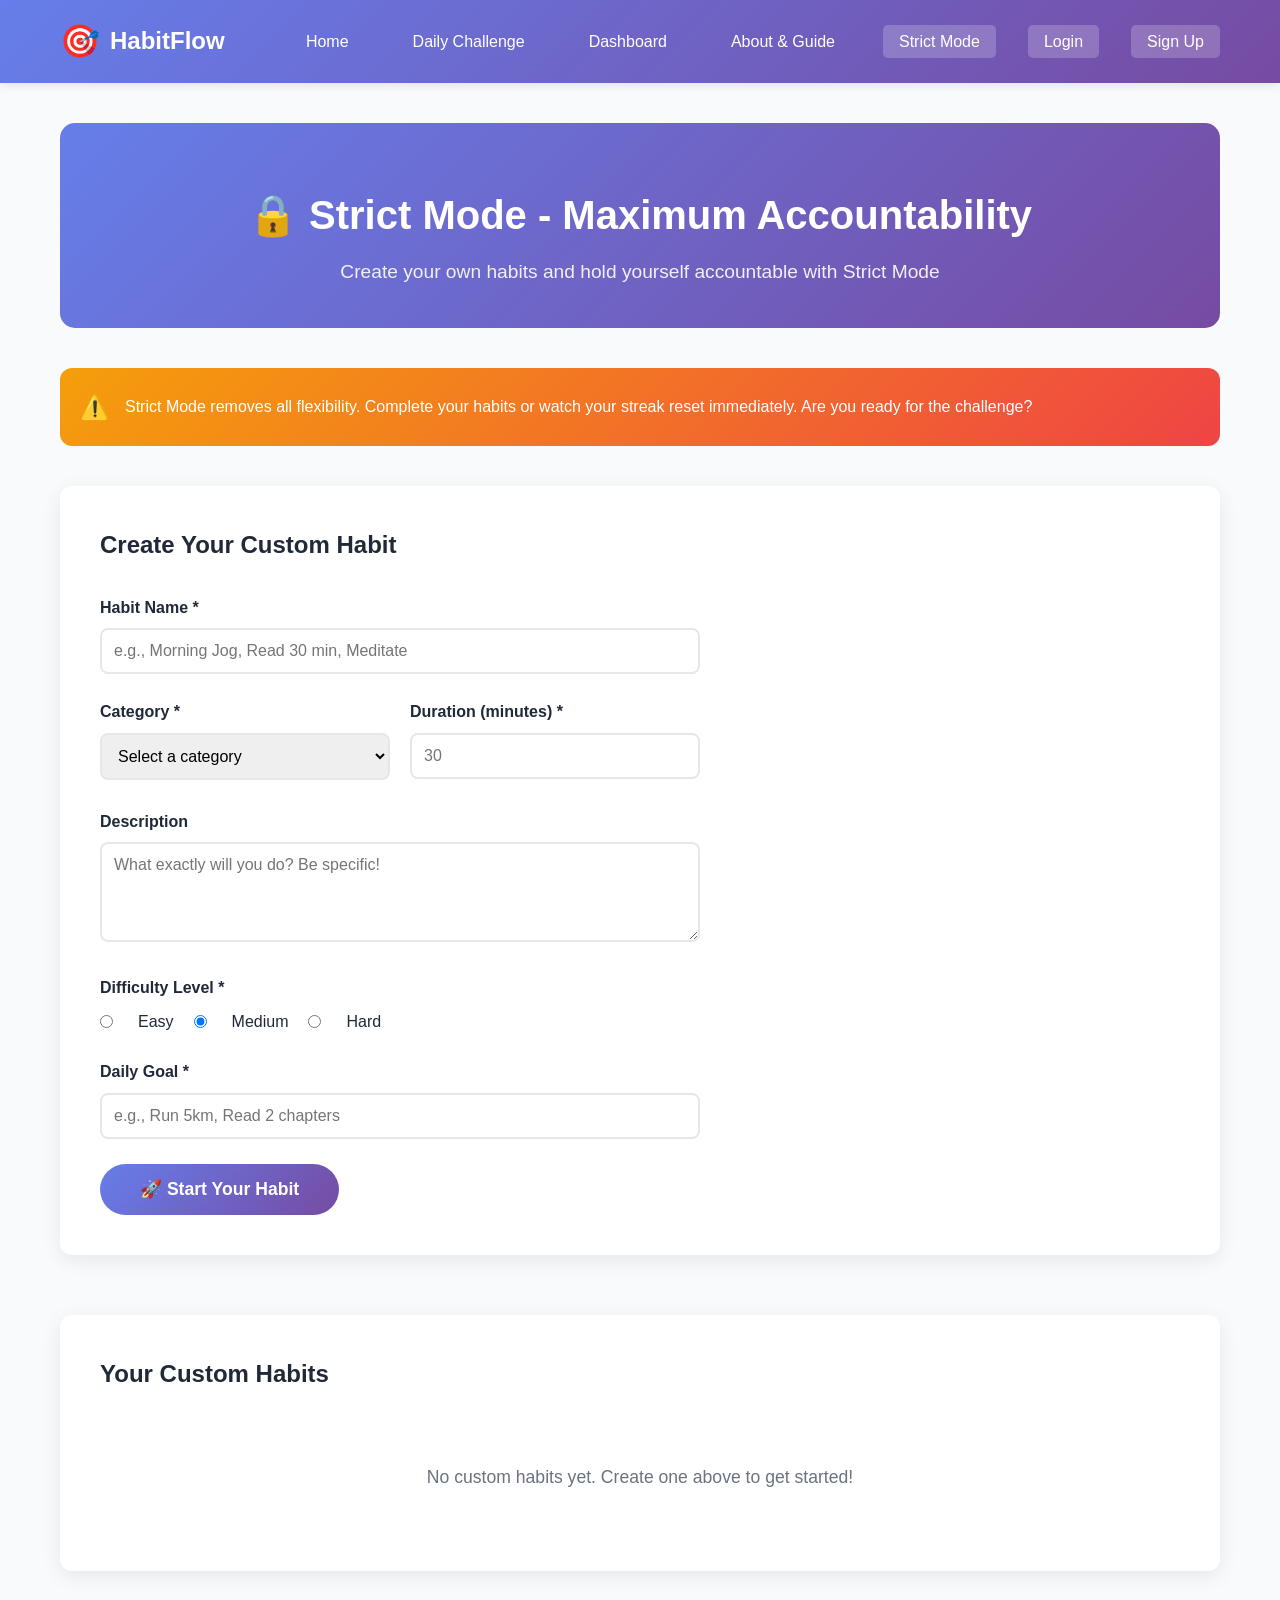
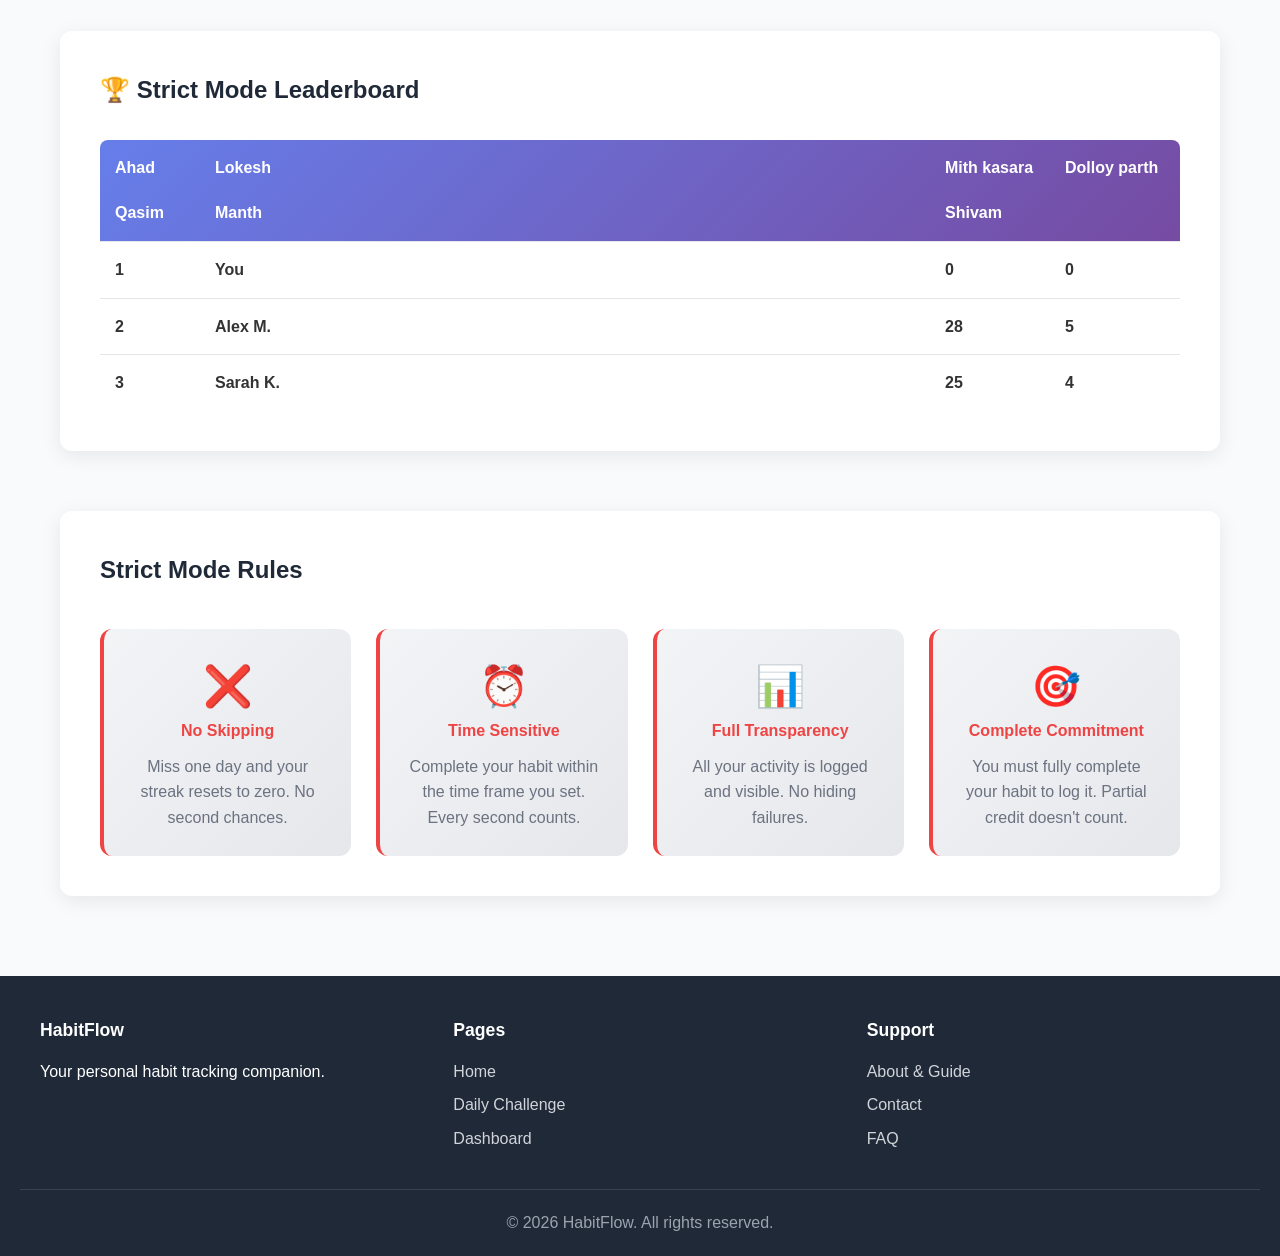
<file: strict.html>
<!DOCTYPE html>
<html lang="en">
<head>
    <meta charset="UTF-8">
    <meta name="viewport" content="width=device-width, initial-scale=1.0">
    <title>Strict Mode - HabitFlow</title>
    <link rel="stylesheet" href="common.css">
    <link rel="stylesheet" href="strict.css">
</head>
<body>
    <!-- Navigation Bar -->
    <nav class="navbar">
        <div class="nav-container">
            <div class="logo">
                <span class="logo-icon">🎯</span>
                <span class="logo-text">HabitFlow</span>
            </div>
            <ul class="nav-menu">
                <li><a href="index.html" class="nav-link">Home</a></li>
                <li><a href="challenging.html" class="nav-link">Daily Challenge</a></li>
                <li><a href="dashboard.html" class="nav-link">Dashboard</a></li>
                <li><a href="about.html" class="nav-link">About & Guide</a></li>
                <li><a href="strict.html" class="nav-link active">Strict Mode</a></li>
                <li><a href="login.html" class="nav-link auth">Login</a></li>
                <li><a href="signup.html" class="nav-link auth">Sign Up</a></li>
            </ul>
            <div class="hamburger">
                <span></span>
                <span></span>
                <span></span>
            </div>
        </div>
    </nav>

    <div class="container">
        <header class="page-header">
            <h1>🔒 Strict Mode - Maximum Accountability</h1>
            <p class="subtitle">Create your own habits and hold yourself accountable with Strict Mode</p>
        </header>

        <!-- Info Banner -->
        <div class="info-banner">
            <span class="banner-icon">⚠️</span>
            <p>Strict Mode removes all flexibility. Complete your habits or watch your streak reset immediately. Are you ready for the challenge?</p>
        </div>

        <!-- Create Habit Section -->
        <section class="create-habit-section">
            <h2>Create Your Custom Habit</h2>
            <form id="habitForm" class="habit-form">
                <div class="form-group">
                    <label for="habitName">Habit Name *</label>
                    <input type="text" id="habitName" required placeholder="e.g., Morning Jog, Read 30 min, Meditate">
                    <span class="form-error" id="nameError"></span>
                </div>

                <div class="form-row">
                    <div class="form-group">
                        <label for="habitCategory">Category *</label>
                        <select id="habitCategory" required>
                            <option value="">Select a category</option>
                            <option value="health">🏃 Health & Fitness</option>
                            <option value="learning">📚 Learning & Development</option>
                            <option value="mindfulness">🧘 Mindfulness & Mental</option>
                            <option value="productivity">⚡ Productivity</option>
                            <option value="social">👥 Social & Relationships</option>
                            <option value="creativity">🎨 Creative & Hobbies</option>
                            <option value="other">🎯 Other</option>
                        </select>
                    </div>

                    <div class="form-group">
                        <label for="habitDuration">Duration (minutes) *</label>
                        <input type="number" id="habitDuration" required min="1" max="480" placeholder="30">
                        <span class="form-error" id="durationError"></span>
                    </div>
                </div>

                <div class="form-group">
                    <label for="habitDescription">Description</label>
                    <textarea id="habitDescription" placeholder="What exactly will you do? Be specific!" rows="3"></textarea>
                    <span class="form-error" id="descriptionError"></span>
                </div>

                <div class="form-group">
                    <label for="habitDifficulty">Difficulty Level *</label>
                    <div class="difficulty-selector">
                        <input type="radio" id="easy" name="difficulty" value="easy">
                        <label for="easy">Easy</label>
                        <input type="radio" id="medium" name="difficulty" value="medium" checked>
                        <label for="medium">Medium</label>
                        <input type="radio" id="hard" name="difficulty" value="hard">
                        <label for="hard">Hard</label>
                    </div>
                </div>

                <div class="form-group">
                    <label for="habitGoal">Daily Goal *</label>
                    <input type="text" id="habitGoal" required placeholder="e.g., Run 5km, Read 2 chapters">
                    <span class="form-error" id="goalError"></span>
                </div>

                <button type="submit" class="btn btn-primary btn-large">🚀 Start Your Habit</button>
            </form>
        </section>

        <!-- Active Habits Section -->
        <section class="active-habits-section">
            <h2>Your Custom Habits</h2>
            <div class="habits-list" id="habitsList">
                <p class="empty-state">No custom habits yet. Create one above to get started!</p>
            </div>
        </section>

      

        <!-- Leaderboard -->
        <section class="leaderboard-section">
            <h2>🏆 Strict Mode Leaderboard</h2>
            <div class="leaderboard">
                <div class="leaderboard-header">
                    <span>Ahad</span>
                    <span>Lokesh</span>
                    <span>Mith kasara</span>
                    <span>Dolloy parth</span>
                    <span>Qasim</span>
                    <span>Manth</span>
                    <span>Shivam</span>
                </div>
                <div class="leaderboard-body" id="leaderboardBody">
                    <div class="leaderboard-row">
                        <span>1</span>
                        <span>You</span>
                        <span id="yourStreak">0</span>
                        <span id="yourHabits">0</span>
                    </div>
                </div>
            </div>
        </section>

        <!-- Rules Section -->
        <section class="rules-section">
            <h2>Strict Mode Rules</h2>
            <div class="rules-grid">
                <div class="rule-card">
                    <span class="rule-icon">❌</span>
                    <h4>No Skipping</h4>
                    <p>Miss one day and your streak resets to zero. No second chances.</p>
                </div>
                <div class="rule-card">
                    <span class="rule-icon">⏰</span>
                    <h4>Time Sensitive</h4>
                    <p>Complete your habit within the time frame you set. Every second counts.</p>
                </div>
                <div class="rule-card">
                    <span class="rule-icon">📊</span>
                    <h4>Full Transparency</h4>
                    <p>All your activity is logged and visible. No hiding failures.</p>
                </div>
                <div class="rule-card">
                    <span class="rule-icon">🎯</span>
                    <h4>Complete Commitment</h4>
                    <p>You must fully complete your habit to log it. Partial credit doesn't count.</p>
                </div>
            </div>
        </section>
    </div>

    <footer class="footer">
        <div class="footer-content">
            <div class="footer-section">
                <h4>HabitFlow</h4>
                <p>Your personal habit tracking companion.</p>
            </div>
            <div class="footer-section">
                <h4>Pages</h4>
                <ul>
                    <li><a href="index.html">Home</a></li>
                    <li><a href="challenging.html">Daily Challenge</a></li>
                    <li><a href="dashboard.html">Dashboard</a></li>
                </ul>
            </div>
            <div class="footer-section">
                <h4>Support</h4>
                <ul>
                    <li><a href="about.html">About & Guide</a></li>
                    <li><a href="#">Contact</a></li>
                    <li><a href="#">FAQ</a></li>
                </ul>
            </div>
        </div>
        <div class="footer-bottom">
            <p>&copy; 2026 HabitFlow. All rights reserved.</p>
        </div>
    </footer>

    <script src="utils.js"></script>
    <script src="strict.js"></script>
</body>
</html>
</file>
<file: common.css>
* {
    margin: 0;
    padding: 0;
    box-sizing: border-box;
}

:root {
    --primary: #667eea;
    --secondary: #764ba2;
    --success: #10b981;
    --warning: #f59e0b;
    --danger: #ef4444;
    --dark: #1f2937;
    --light: #f9fafb;
    --gray: #6b7280;
    --border: #e5e7eb;
    --transition: all 0.3s ease;
}

html {
    scroll-behavior: smooth;
}

body {
    font-family: 'Segoe UI', Tahoma, Geneva, Verdana, sans-serif;
    background-color: #f9fafb;
    color: #333;
    line-height: 1.6;
}

.container {
    max-width: 1200px;
    margin: 0 auto;
    padding: 0 20px;
}

/* Navigation */
.navbar {
    background: linear-gradient(135deg, #667eea 0%, #764ba2 100%);
    color: white;
    padding: 1rem 0;
    position: sticky;
    top: 0;
    z-index: 100;
    box-shadow: 0 2px 10px rgba(0, 0, 0, 0.1);
}

.nav-container {
    display: flex;
    justify-content: space-between;
    align-items: center;
    max-width: 1200px;
    margin: 0 auto;
    padding: 0 20px;
}

.logo {
    display: flex;
    align-items: center;
    gap: 10px;
    font-size: 1.5rem;
    font-weight: 800;
    text-decoration: none;
    color: white;
}

.logo-icon {
    font-size: 2rem;
}

.nav-menu {
    display: flex;
    list-style: none;
    gap: 2rem;
    align-items: center;
}

.nav-link {
    color: white;
    text-decoration: none;
    transition: var(--transition);
    font-weight: 500;
    padding: 0.5rem 1rem;
    border-radius: 5px;
}

.nav-link:hover,
.nav-link.active {
    background: rgba(255, 255, 255, 0.2);
    transform: translateY(-2px);
}

.nav-link.auth {
    background: rgba(255, 255, 255, 0.2);
    padding: 0.5rem 1rem;
    border-radius: 5px;
}

.hamburger {
    display: none;
    flex-direction: column;
    gap: 5px;
    cursor: pointer;
}

.hamburger span {
    width: 25px;
    height: 3px;
    background: white;
    border-radius: 3px;
    transition: var(--transition);
}

/* Buttons */
.btn {
    display: inline-block;
    padding: 10px 24px;
    border-radius: 50px;
    text-decoration: none;
    font-weight: 600;
    transition: var(--transition);
    cursor: pointer;
    border: none;
    font-size: 1rem;
    white-space: nowrap;
}

.btn-primary {
    background: linear-gradient(135deg, #667eea 0%, #764ba2 100%);
    color: white;
}

.btn-primary:hover {
    transform: translateY(-3px);
    box-shadow: 0 10px 25px rgba(102, 126, 234, 0.3);
}

.btn-secondary {
    background: transparent;
    color: #667eea;
    border: 2px solid #667eea;
}

.btn-secondary:hover {
    background: #667eea;
    color: white;
    transform: translateY(-3px);
}

.btn-large {
    padding: 15px 40px;
    font-size: 1.1rem;
}

/* Page Header */
.page-header {
    text-align: center;
    padding: 60px 20px 40px;
    background: linear-gradient(135deg, #667eea 0%, #764ba2 100%);
    color: white;
    border-radius: 15px;
    margin-top: 40px;
    margin-bottom: 40px;
}

.page-header h1 {
    font-size: 2.5rem;
    margin-bottom: 10px;
}

.page-header .subtitle {
    font-size: 1.2rem;
    opacity: 0.9;
}

/* Footer */
.footer {
    background: #1f2937;
    color: white;
    padding: 40px 20px 20px;
    margin-top: 80px;
}

.footer-content {
    display: grid;
    grid-template-columns: repeat(auto-fit, minmax(250px, 1fr));
    gap: 40px;
    max-width: 1200px;
    margin: 0 auto 30px;
}

.footer-section h4 {
    margin-bottom: 15px;
    font-size: 1.1rem;
}

.footer-section ul {
    list-style: none;
}

.footer-section a {
    color: #d1d5db;
    text-decoration: none;
    transition: var(--transition);
    display: block;
    margin-bottom: 8px;
}

.footer-section a:hover {
    color: white;
    transform: translateX(5px);
}

.footer-bottom {
    text-align: center;
    padding-top: 20px;
    border-top: 1px solid #374151;
    color: #9ca3af;
}

/* Responsive */
@media (max-width: 768px) {
    .nav-menu {
        display: none;
        position: absolute;
        top: 70px;
        left: 0;
        right: 0;
        flex-direction: column;
        background: linear-gradient(135deg, #667eea 0%, #764ba2 100%);
        padding: 20px;
        gap: 10px;
    }

    .nav-menu.active {
        display: flex;
    }

    .hamburger {
        display: flex;
    }

    .page-header h1 {
        font-size: 2rem;
    }

    .page-header .subtitle {
        font-size: 1rem;
    }
}
</file>
<file: home.css>
/* Hero Section */
.hero {
    height: 100vh;
    display: flex;
    align-items: center;
    justify-content: center;
    background: linear-gradient(135deg, #667eea 0%, #764ba2 100%);
    color: white;
    position: relative;
    overflow: hidden;
    text-align: center;
}

.hero-content {
    z-index: 2;
    animation: fadeInDown 0.8s ease-out;
    max-width: 600px;
}

.hero-title {
    font-size: 4rem;
    font-weight: 800;
    margin-bottom: 1rem;
    letter-spacing: -2px;
    line-height: 1.2;
}

.word {
    display: block;
    animation: slideUp 0.8s ease-out backwards;
}

.word:nth-child(2) {
    animation-delay: 0.1s;
}

.word:nth-child(3) {
    animation-delay: 0.2s;
}

.hero-subtitle {
    font-size: 1.3rem;
    margin-bottom: 2rem;
    opacity: 0.9;
    animation: fadeInUp 0.8s ease-out 0.3s backwards;
}

.hero-buttons {
    animation: fadeInUp 0.8s ease-out 0.5s backwards;
}

.animated-circle {
    position: absolute;
    border-radius: 50%;
    opacity: 0.1;
}

.circle-1 {
    width: 400px;
    height: 400px;
    top: -100px;
    right: -100px;
    background: white;
    animation: float 6s ease-in-out infinite;
}

.circle-2 {
    width: 300px;
    height: 300px;
    bottom: 50px;
    left: 10%;
    background: white;
    animation: float 8s ease-in-out infinite reverse;
}

.circle-3 {
    width: 200px;
    height: 200px;
    top: 30%;
    right: 20%;
    background: white;
    animation: float 7s ease-in-out infinite;
}

@keyframes slideUp {
    from {
        opacity: 0;
        transform: translateY(30px);
    }
    to {
        opacity: 1;
        transform: translateY(0);
    }
}

@keyframes fadeInDown {
    from {
        opacity: 0;
        transform: translateY(-30px);
    }
    to {
        opacity: 1;
        transform: translateY(0);
    }
}

@keyframes fadeInUp {
    from {
        opacity: 0;
        transform: translateY(30px);
    }
    to {
        opacity: 1;
        transform: translateY(0);
    }
}

@keyframes float {
    0%, 100% {
        transform: translateY(0px);
    }
    50% {
        transform: translateY(30px);
    }
}

/* Features Section */
.features {
    padding: 80px 20px;
    background: white;
}

.section-title {
    text-align: center;
    font-size: 3rem;
    margin-bottom: 60px;
    color: #1f2937;
    animation: slideDown 0.8s ease-out;
}

@keyframes slideDown {
    from {
        opacity: 0;
        transform: translateY(-20px);
    }
    to {
        opacity: 1;
        transform: translateY(0);
    }
}

.features-grid {
    display: grid;
    grid-template-columns: repeat(auto-fit, minmax(300px, 1fr));
    gap: 30px;
    max-width: 1200px;
    margin: 0 auto;
}

.feature-card {
    padding: 30px;
    background: linear-gradient(135deg, #f3f4f6 0%, #e5e7eb 100%);
    border-radius: 15px;
    text-align: center;
    transition: var(--transition);
    animation: scaleIn 0.6s ease-out backwards;
}

.feature-card:nth-child(1) {
    animation-delay: 0s;
}

.feature-card:nth-child(2) {
    animation-delay: 0.1s;
}

.feature-card:nth-child(3) {
    animation-delay: 0.2s;
}

.feature-card:nth-child(4) {
    animation-delay: 0.3s;
}

.feature-card:nth-child(5) {
    animation-delay: 0.4s;
}

.feature-card:nth-child(6) {
    animation-delay: 0.5s;
}

.feature-card:hover {
    transform: translateY(-15px);
    box-shadow: 0 15px 40px rgba(102, 126, 234, 0.2);
    background: linear-gradient(135deg, #667eea 0%, #764ba2 100%);
    color: white;
}

@keyframes scaleIn {
    from {
        opacity: 0;
        transform: scale(0.9);
    }
    to {
        opacity: 1;
        transform: scale(1);
    }
}

.feature-icon {
    font-size: 3rem;
    margin-bottom: 15px;
}

.feature-card h3 {
    font-size: 1.5rem;
    margin-bottom: 10px;
}

.feature-card p {
    line-height: 1.6;
}

/* Stats Section */
.stats {
    display: grid;
    grid-template-columns: repeat(auto-fit, minmax(200px, 1fr));
    gap: 30px;
    padding: 60px 20px;
    background: linear-gradient(135deg, #667eea 0%, #764ba2 100%);
    color: white;
    max-width: 1200px;
    margin: 0 auto;
    text-align: center;
}

.stat-number {
    font-size: 3rem;
    font-weight: 800;
    color: white;
}

.stat-label {
    font-size: 1rem;
    opacity: 0.9;
}

/* CTA Section */
.cta {
    padding: 80px 20px;
    background: white;
    text-align: center;
}

.cta h2 {
    font-size: 2.5rem;
    margin-bottom: 20px;
    color: #1f2937;
}

.cta p {
    font-size: 1.1rem;
    margin-bottom: 30px;
    color: #6b7280;
}

@media (max-width: 768px) {
    .hero-title {
        font-size: 2.5rem;
    }

    .hero-subtitle {
        font-size: 1.1rem;
    }

    .section-title {
        font-size: 2rem;
    }

    .features-grid {
        grid-template-columns: 1fr;
    }

    .stats {
        grid-template-columns: repeat(2, 1fr);
    }

    .cta h2 {
        font-size: 2rem;
    }
}
</file>
<file: about.css>
.about-hero {
    text-align: center;
    padding: 60px 20px;
    background: linear-gradient(135deg, #667eea 0%, #764ba2 100%);
    color: white;
    border-radius: 15px;
    margin-bottom: 60px;
    animation: slideDown 0.8s ease-out;
}

.about-hero h1 {
    font-size: 3rem;
    margin-bottom: 10px;
}

.about-hero .subtitle {
    font-size: 1.3rem;
    opacity: 0.9;
}

@keyframes slideDown {
    from {
        opacity: 0;
        transform: translateY(-30px);
    }
    to {
        opacity: 1;
        transform: translateY(0);
    }
}

/* Mission Section */
.mission-section {
    background: white;
    padding: 60px 20px;
    margin-bottom: 60px;
    border-radius: 12px;
}

.mission-content {
    display: grid;
    grid-template-columns: 1fr auto;
    gap: 40px;
    align-items: center;
    max-width: 1000px;
    margin: 0 auto;
}

.mission-text h2 {
    font-size: 2.5rem;
    margin-bottom: 20px;
    color: #1f2937;
}

.mission-text p {
    font-size: 1.1rem;
    color: #6b7280;
    line-height: 1.8;
    margin-bottom: 15px;
}

.mission-icon {
    font-size: 6rem;
    text-align: center;
    animation: float 3s ease-in-out infinite;
}

/* How It Works */
.how-it-works {
    background: #f9fafb;
    padding: 60px 20px;
    margin-bottom: 60px;
    border-radius: 12px;
}

.how-it-works h2 {
    text-align: center;
    font-size: 2.5rem;
    margin-bottom: 50px;
    color: #1f2937;
}

.steps-grid {
    display: grid;
    grid-template-columns: repeat(auto-fit, minmax(280px, 1fr));
    gap: 30px;
    max-width: 1200px;
    margin: 0 auto;
}

.step-card {
    background: white;
    padding: 30px;
    border-radius: 12px;
    text-align: center;
    box-shadow: 0 5px 15px rgba(0, 0, 0, 0.08);
    transition: var(--transition);
    animation: scaleIn 0.6s ease-out backwards;
}

.step-card:nth-child(1) {
    animation-delay: 0s;
}

.step-card:nth-child(2) {
    animation-delay: 0.1s;
}

.step-card:nth-child(3) {
    animation-delay: 0.2s;
}

.step-card:nth-child(4) {
    animation-delay: 0.3s;
}

.step-card:nth-child(5) {
    animation-delay: 0.4s;
}

.step-card:nth-child(6) {
    animation-delay: 0.5s;
}

.step-card:hover {
    transform: translateY(-15px);
    box-shadow: 0 15px 40px rgba(102, 126, 234, 0.2);
}

.step-number {
    display: inline-block;
    width: 60px;
    height: 60px;
    background: linear-gradient(135deg, #667eea 0%, #764ba2 100%);
    color: white;
    border-radius: 50%;
    line-height: 60px;
    font-size: 1.8rem;
    font-weight: 800;
    margin-bottom: 15px;
}

.step-card h3 {
    font-size: 1.3rem;
    margin-bottom: 10px;
    color: #1f2937;
}

.step-card p {
    color: #6b7280;
    line-height: 1.6;
}

/* User Guide */
.user-guide {
    background: white;
    padding: 60px 20px;
    margin-bottom: 60px;
    border-radius: 12px;
}

.user-guide h2 {
    text-align: center;
    font-size: 2.5rem;
    margin-bottom: 40px;
    color: #1f2937;
}

.guide-tabs {
    display: flex;
    gap: 10px;
    margin-bottom: 40px;
    flex-wrap: wrap;
    justify-content: center;
    max-width: 900px;
    margin-left: auto;
    margin-right: auto;
}

.tab-btn {
    padding: 12px 24px;
    border: 2px solid #e5e7eb;
    background: white;
    border-radius: 50px;
    cursor: pointer;
    font-weight: 600;
    transition: var(--transition);
}

.tab-btn:hover {
    border-color: #667eea;
    color: #667eea;
}

.tab-btn.active {
    background: linear-gradient(135deg, #667eea 0%, #764ba2 100%);
    color: white;
    border-color: transparent;
}

.tab-content {
    display: none;
    animation: fadeIn 0.3s ease-out;
    max-width: 900px;
    margin: 0 auto;
}

.tab-content.active {
    display: block;
}

@keyframes fadeIn {
    from {
        opacity: 0;
    }
    to {
        opacity: 1;
    }
}

.tab-content h3 {
    font-size: 1.8rem;
    color: #1f2937;
    margin-bottom: 30px;
}

.guide-item {
    margin-bottom: 30px;
    padding-bottom: 30px;
    border-bottom: 1px solid #e5e7eb;
}

.guide-item:last-child {
    border-bottom: none;
}

.guide-item h4 {
    font-size: 1.2rem;
    color: #1f2937;
    margin-bottom: 10px;
}

.guide-item p {
    color: #6b7280;
    line-height: 1.7;
}

.faq-item {
    margin-bottom: 20px;
}

/* Values Section */
.values-section {
    background: linear-gradient(135deg, #667eea 0%, #764ba2 100%);
    color: white;
    padding: 60px 20px;
    border-radius: 12px;
    margin-bottom: 60px;
}

.values-section h2 {
    text-align: center;
    font-size: 2.5rem;
    margin-bottom: 50px;
}

.values-grid {
    display: grid;
    grid-template-columns: repeat(auto-fit, minmax(250px, 1fr));
    gap: 30px;
    max-width: 1200px;
    margin: 0 auto;
}

.value-card {
    text-align: center;
    padding: 30px;
    background: rgba(255, 255, 255, 0.1);
    border-radius: 12px;
    transition: var(--transition);
    animation: slideUp 0.6s ease-out backwards;
}

.value-card:nth-child(1) {
    animation-delay: 0s;
}

.value-card:nth-child(2) {
    animation-delay: 0.1s;
}

.value-card:nth-child(3) {
    animation-delay: 0.2s;
}

.value-card:nth-child(4) {
    animation-delay: 0.3s;
}

.value-card:hover {
    transform: translateY(-10px);
    background: rgba(255, 255, 255, 0.2);
}

.value-icon {
    font-size: 3rem;
    margin-bottom: 15px;
}

.value-card h3 {
    font-size: 1.3rem;
    margin-bottom: 10px;
}

.value-card p {
    opacity: 0.9;
    line-height: 1.6;
}

@media (max-width: 768px) {
    .about-hero h1 {
        font-size: 2rem;
    }

    .mission-content {
        grid-template-columns: 1fr;
        gap: 30px;
    }

    .how-it-works h2,
    .user-guide h2,
    .values-section h2 {
        font-size: 2rem;
    }

    .steps-grid {
        grid-template-columns: 1fr;
    }

    .guide-tabs {
        flex-direction: column;
        gap: 10px;
    }

    .tab-btn {
        width: 100%;
    }
}
</file>
<file: challenging.css>
.challenge-wrapper {
    display: grid;
    grid-template-columns: 1fr 350px;
    gap: 40px;
    margin-bottom: 60px;
}

.habit-card {
    background: white;
    border-radius: 15px;
    padding: 40px;
    box-shadow: 0 10px 30px rgba(0, 0, 0, 0.1);
    animation: slideInLeft 0.6s ease-out;
}

@keyframes slideInLeft {
    from {
        opacity: 0;
        transform: translateX(-30px);
    }
    to {
        opacity: 1;
        transform: translateX(0);
    }
}

.habit-header {
    display: flex;
    justify-content: space-between;
    align-items: center;
    margin-bottom: 30px;
    padding-bottom: 20px;
    border-bottom: 2px solid #e5e7eb;
}

.habit-header h2 {
    font-size: 2rem;
    color: #1f2937;
}

.day-indicator {
    background: linear-gradient(135deg, #667eea 0%, #764ba2 100%);
    color: white;
    padding: 8px 16px;
    border-radius: 50px;
    font-weight: 600;
    font-size: 0.9rem;
}

.habit-content {
    display: flex;
    gap: 30px;
    margin-bottom: 30px;
    padding: 30px;
    background: linear-gradient(135deg, #f3f4f6 0%, #e5e7eb 100%);
    border-radius: 12px;
}

.habit-icon {
    font-size: 4rem;
    min-width: 80px;
    text-align: center;
}

.habit-details h3 {
    font-size: 1.3rem;
    margin-bottom: 10px;
}

.habit-description {
    color: #6b7280;
    margin-bottom: 15px;
    line-height: 1.6;
}

.habit-meta {
    display: flex;
    gap: 15px;
}

.difficulty,
.duration {
    padding: 5px 12px;
    border-radius: 20px;
    font-size: 0.85rem;
    font-weight: 600;
}

.difficulty {
    background: #fef3c7;
    color: #92400e;
}

.duration {
    background: #dbeafe;
    color: #1e40af;
}

.habit-benefits {
    background: #f0fdf4;
    padding: 20px;
    border-left: 4px solid #10b981;
    border-radius: 8px;
    margin-bottom: 30px;
}

.habit-benefits h4 {
    color: #065f46;
    margin-bottom: 10px;
}

.habit-benefits p {
    color: #047857;
    line-height: 1.6;
}

.action-buttons {
    display: flex;
    gap: 15px;
}

.action-buttons .btn {
    flex: 1;
}

/* Sidebar */
.sidebar {
    display: flex;
    flex-direction: column;
    gap: 25px;
    animation: slideInRight 0.6s ease-out;
}

@keyframes slideInRight {
    from {
        opacity: 0;
        transform: translateX(30px);
    }
    to {
        opacity: 1;
        transform: translateX(0);
    }
}

.stats-box,
.calendar-box,
.tips-box {
    background: white;
    padding: 20px;
    border-radius: 12px;
    box-shadow: 0 5px 15px rgba(0, 0, 0, 0.08);
}

.stats-box h3,
.calendar-box h3,
.tips-box h3 {
    margin-bottom: 15px;
    color: #1f2937;
    font-size: 1.1rem;
}

.progress-item {
    display: flex;
    justify-content: space-between;
    align-items: center;
    padding: 12px 0;
    border-bottom: 1px solid #e5e7eb;
}

.progress-item span {
    color: #6b7280;
    font-size: 0.9rem;
}

.progress-item strong {
    color: #667eea;
    font-size: 1.3rem;
    font-weight: 700;
}

.day-grid {
    display: grid;
    grid-template-columns: repeat(6, 1fr);
    gap: 8px;
}

.day-square {
    aspect-ratio: 1;
    border-radius: 8px;
    cursor: pointer;
    transition: var(--transition);
    font-size: 0.7rem;
    display: flex;
    align-items: center;
    justify-content: center;
    font-weight: 600;
    background: #e5e7eb;
    color: #6b7280;
}

.day-square.completed {
    background: linear-gradient(135deg, #667eea 0%, #764ba2 100%);
    color: white;
}

.day-square.skipped {
    background: #fecaca;
    color: #991b1b;
}

.tips-box p {
    color: #6b7280;
    line-height: 1.6;
    font-size: 0.9rem;
}

@media (max-width: 1024px) {
    .challenge-wrapper {
        grid-template-columns: 1fr;
    }

    .sidebar {
        grid-template-columns: repeat(3, 1fr);
        flex-direction: row;
    }
}

@media (max-width: 768px) {
    .habit-card {
        padding: 20px;
    }

    .habit-content {
        flex-direction: column;
        gap: 15px;
    }

    .habit-header {
        flex-direction: column;
        gap: 10px;
        align-items: flex-start;
    }

    .action-buttons {
        flex-direction: column;
    }

    .sidebar {
        grid-template-columns: 1fr;
        flex-direction: column;
    }
}
</file>
<file: dashboard.css>
/* Stats Grid */
.stats-grid {
    display: grid;
    grid-template-columns: repeat(auto-fit, minmax(250px, 1fr));
    gap: 25px;
    margin-bottom: 60px;
}

.stat-card {
    display: flex;
    align-items: center;
    gap: 20px;
    padding: 25px;
    border-radius: 12px;
    background: white;
    box-shadow: 0 5px 20px rgba(0, 0, 0, 0.08);
    transition: var(--transition);
    animation: slideUp 0.6s ease-out backwards;
}

.stat-card:nth-child(1) {
    animation-delay: 0s;
}

.stat-card:nth-child(2) {
    animation-delay: 0.1s;
}

.stat-card:nth-child(3) {
    animation-delay: 0.2s;
}

.stat-card:nth-child(4) {
    animation-delay: 0.3s;
}

.stat-card:hover {
    transform: translateY(-10px);
    box-shadow: 0 15px 40px rgba(0, 0, 0, 0.15);
}

.stat-primary {
    border-left: 4px solid #ef4444;
}

.stat-success {
    border-left: 4px solid #10b981;
}

.stat-warning {
    border-left: 4px solid #f59e0b;
}

.stat-info {
    border-left: 4px solid #3b82f6;
}

.stat-icon {
    font-size: 2.5rem;
}

.stat-info {
    display: flex;
    flex-direction: column;
    gap: 5px;
}

.stat-label {
    color: #6b7280;
    font-size: 0.9rem;
    font-weight: 500;
}

.stat-value {
    font-size: 2rem;
    font-weight: 800;
    color: #1f2937;
}

.stat-unit {
    color: #9ca3af;
    font-size: 0.85rem;
}

@keyframes slideUp {
    from {
        opacity: 0;
        transform: translateY(20px);
    }
    to {
        opacity: 1;
        transform: translateY(0);
    }
}

/* Progress Section */
.progress-section {
    background: white;
    padding: 40px;
    border-radius: 12px;
    box-shadow: 0 5px 20px rgba(0, 0, 0, 0.08);
    margin-bottom: 60px;
}

.progress-section h2 {
    margin-bottom: 30px;
    color: #1f2937;
}

.progress-bar-wrapper {
    position: relative;
}

.progress-bar {
    width: 100%;
    height: 30px;
    background: #e5e7eb;
    border-radius: 15px;
    overflow: hidden;
}

.progress-fill {
    height: 100%;
    background: linear-gradient(90deg, #667eea 0%, #764ba2 100%);
    border-radius: 15px;
    transition: width 0.8s ease;
    position: relative;
}

.progress-fill::after {
    content: '';
    position: absolute;
    top: 0;
    left: 0;
    bottom: 0;
    right: 0;
    background: linear-gradient(90deg, transparent, rgba(255, 255, 255, 0.3), transparent);
    animation: shimmer 2s infinite;
}

@keyframes shimmer {
    0% {
        transform: translateX(-100%);
    }
    100% {
        transform: translateX(100%);
    }
}

.progress-text {
    display: block;
    text-align: right;
    margin-top: 10px;
    font-weight: 600;
    color: #667eea;
}

/* Calendar Section */
.calendar-section {
    background: white;
    padding: 40px;
    border-radius: 12px;
    box-shadow: 0 5px 20px rgba(0, 0, 0, 0.08);
    margin-bottom: 60px;
}

.calendar-section h2 {
    margin-bottom: 20px;
    color: #1f2937;
}

.calendar-legend {
    display: flex;
    gap: 20px;
    margin-bottom: 30px;
    flex-wrap: wrap;
}

.calendar-legend span {
    display: flex;
    align-items: center;
    gap: 8px;
    font-size: 0.95rem;
}

.day-complete,
.day-incomplete,
.day-skipped {
    width: 20px;
    height: 20px;
    border-radius: 4px;
}

.day-complete {
    background: linear-gradient(135deg, #667eea 0%, #764ba2 100%);
}

.day-incomplete {
    background: #e5e7eb;
}

.day-skipped {
    background: #fecaca;
}

.habit-calendar {
    display: grid;
    grid-template-columns: repeat(auto-fit, minmax(35px, 1fr));
    gap: 8px;
}

.calendar-day {
    aspect-ratio: 1;
    border-radius: 8px;
    display: flex;
    align-items: center;
    justify-content: center;
    font-weight: 600;
    font-size: 0.8rem;
    cursor: pointer;
    transition: var(--transition);
}

.calendar-day.completed {
    background: linear-gradient(135deg, #667eea 0%, #764ba2 100%);
    color: white;
}

.calendar-day.incomplete {
    background: #e5e7eb;
    color: #6b7280;
}

.calendar-day.skipped {
    background: #fecaca;
    color: #991b1b;
}

.calendar-day:hover {
    transform: scale(1.1);
}

/* Weekly Stats */
.weekly-section {
    background: white;
    padding: 40px;
    border-radius: 12px;
    box-shadow: 0 5px 20px rgba(0, 0, 0, 0.08);
    margin-bottom: 60px;
}

.weekly-section h2 {
    margin-bottom: 30px;
    color: #1f2937;
}

.weekly-stats {
    display: grid;
    grid-template-columns: repeat(auto-fit, minmax(120px, 1fr));
    gap: 20px;
}

.weekly-stat {
    text-align: center;
    padding: 20px;
    background: linear-gradient(135deg, #f3f4f6 0%, #e5e7eb 100%);
    border-radius: 12px;
    transition: var(--transition);
}

.weekly-stat:hover {
    transform: translateY(-5px);
    background: linear-gradient(135deg, #667eea 0%, #764ba2 100%);
    color: white;
}

.day-name {
    font-weight: 600;
    margin-bottom: 10px;
    color: #6b7280;
}

.weekly-stat:hover .day-name {
    color: white;
}

.day-count {
    font-size: 2rem;
    font-weight: 800;
    color: #667eea;
}

.weekly-stat:hover .day-count {
    color: white;
}

/* Motivation Section */
.motivation-section {
    background: white;
    padding: 40px;
    border-radius: 12px;
    box-shadow: 0 5px 20px rgba(0, 0, 0, 0.08);
    margin-bottom: 60px;
}

.motivation-section h2 {
    margin-bottom: 30px;
    color: #1f2937;
}

.motivation-cards {
    display: grid;
    grid-template-columns: repeat(auto-fit, minmax(300px, 1fr));
    gap: 25px;
}

.motivation-card {
    padding: 25px;
    background: linear-gradient(135deg, #667eea 0%, #764ba2 100%);
    color: white;
    border-radius: 12px;
    transition: var(--transition);
    animation: fadeIn 0.6s ease-out;
}

.motivation-card:hover {
    transform: translateY(-10px);
    box-shadow: 0 15px 40px rgba(102, 126, 234, 0.3);
}

.motivation-card p {
    line-height: 1.8;
    font-style: italic;
}

@media (max-width: 768px) {
    .stats-grid {
        grid-template-columns: repeat(2, 1fr);
    }

    .progress-section,
    .calendar-section,
    .weekly-section,
    .motivation-section {
        padding: 20px;
    }
}
</file>
<file: auth.css>
* {
    margin: 0;
    padding: 0;
    box-sizing: border-box;
}

body {
    font-family: 'Segoe UI', Tahoma, Geneva, Verdana, sans-serif;
    background: linear-gradient(135deg, #667eea 0%, #764ba2 100%);
    min-height: 100vh;
    display: flex;
    align-items: center;
    justify-content: center;
}

.auth-container {
    width: 100%;
    max-width: 420px;
    padding: 20px;
}

.auth-card {
    background: white;
    border-radius: 12px;
    padding: 40px 30px;
    box-shadow: 0 10px 40px rgba(0, 0, 0, 0.2);
    animation: slideUp 0.5s ease;
}

@keyframes slideUp {
    from {
        opacity: 0;
        transform: translateY(30px);
    }
    to {
        opacity: 1;
        transform: translateY(0);
    }
}

.auth-header {
    text-align: center;
    margin-bottom: 30px;
}

.auth-header h1 {
    font-size: 28px;
    color: #667eea;
    margin-bottom: 8px;
}

.auth-header p {
    font-size: 14px;
    color: #666;
}

.form-group {
    margin-bottom: 20px;
}

label {
    display: block;
    font-size: 13px;
    font-weight: 600;
    color: #333;
    margin-bottom: 6px;
    text-transform: uppercase;
    letter-spacing: 0.5px;
}

input {
    width: 100%;
    height: 40px;
    padding: 10px 12px;
    border: 2px solid #e0e0e0;
    border-radius: 6px;
    font-size: 14px;
    font-family: inherit;
    outline: none;
    transition: all 0.3s ease;
}

input:focus {
    border-color: #667eea;
    box-shadow: 0 0 0 3px rgba(102, 126, 234, 0.1);
}

input.error-input {
    border-color: #e74c3c;
    background-color: #ffe6e6;
}

input.success-input {
    border-color: #27ae60;
}

.error-msg {
    color: #e74c3c;
    font-size: 12px;
    margin-top: 5px;
    display: none;
}

.error-msg.show {
    display: block;
}

.btn-submit {
    width: 100%;
    height: 42px;
    background: linear-gradient(135deg, #667eea 0%, #764ba2 100%);
    color: white;
    border: none;
    border-radius: 6px;
    font-size: 15px;
    font-weight: 600;
    cursor: pointer;
    transition: all 0.3s ease;
    margin-top: 10px;
}

.btn-submit:hover {
    transform: translateY(-2px);
    box-shadow: 0 8px 20px rgba(102, 126, 234, 0.4);
}

.btn-submit:active {
    transform: translateY(0);
}

.btn-submit:disabled {
    background: #ccc;
    cursor: not-allowed;
    transform: none;
}

.auth-link {
    text-align: center;
    font-size: 13px;
    color: #666;
    margin-top: 20px;
}

.auth-link a {
    color: #667eea;
    text-decoration: none;
    font-weight: 600;
}

.auth-link a:hover {
    text-decoration: underline;
}

@media (max-width: 480px) {
    .auth-card {
        padding: 30px 20px;
    }

    .auth-header h1 {
        font-size: 24px;
    }
}
</file>
<file: strict.css>
.info-banner {
    background: linear-gradient(135deg, #f59e0b 0%, #ef4444 100%);
    color: white;
    padding: 20px;
    border-radius: 12px;
    display: flex;
    gap: 15px;
    align-items: center;
    margin-bottom: 40px;
    animation: slideDown 0.6s ease-out;
}

.banner-icon {
    font-size: 1.5rem;
}

.info-banner p {
    margin: 0;
    line-height: 1.6;
}

/* Create Habit Section */
.create-habit-section {
    background: white;
    padding: 40px;
    border-radius: 12px;
    box-shadow: 0 5px 20px rgba(0, 0, 0, 0.08);
    margin-bottom: 60px;
}

.create-habit-section h2 {
    margin-bottom: 30px;
    color: #1f2937;
}

.habit-form {
    max-width: 600px;
}

.form-group {
    margin-bottom: 25px;
}

.form-group label {
    display: block;
    margin-bottom: 8px;
    font-weight: 600;
    color: #1f2937;
}

.form-group input[type="text"],
.form-group input[type="number"],
.form-group textarea,
.form-group select {
    width: 100%;
    padding: 12px;
    border: 2px solid #e5e7eb;
    border-radius: 8px;
    font-size: 1rem;
    font-family: inherit;
    transition: var(--transition);
}

.form-group input:focus,
.form-group textarea:focus,
.form-group select:focus {
    outline: none;
    border-color: #667eea;
    box-shadow: 0 0 0 3px rgba(102, 126, 234, 0.1);
}

.form-group textarea {
    resize: vertical;
    min-height: 100px;
}

.form-row {
    display: grid;
    grid-template-columns: 1fr 1fr;
    gap: 20px;
}

.difficulty-selector {
    display: flex;
    gap: 20px;
}

.difficulty-selector input[type="radio"] {
    margin-right: 5px;
}

.difficulty-selector label {
    margin: 0;
    font-weight: 500;
    cursor: pointer;
    display: flex;
    align-items: center;
}

.form-error {
    display: block;
    color: #ef4444;
    font-size: 0.85rem;
    margin-top: 5px;
}

/* Active Habits Section */
.active-habits-section {
    background: white;
    padding: 40px;
    border-radius: 12px;
    box-shadow: 0 5px 20px rgba(0, 0, 0, 0.08);
    margin-bottom: 60px;
}

.active-habits-section h2 {
    margin-bottom: 30px;
    color: #1f2937;
}

.habits-list {
    display: grid;
    gap: 20px;
}

.habit-item {
    padding: 20px;
    border-left: 4px solid #667eea;
    background: linear-gradient(135deg, #f3f4f6 0%, #e5e7eb 100%);
    border-radius: 8px;
    display: flex;
    justify-content: space-between;
    align-items: center;
    animation: slideUp 0.6s ease-out backwards;
}

.habit-item-info h3 {
    color: #1f2937;
    margin-bottom: 5px;
}

.habit-item-meta {
    display: flex;
    gap: 15px;
    font-size: 0.9rem;
    color: #6b7280;
    margin-top: 8px;
}

.habit-item-actions {
    display: flex;
    gap: 10px;
}

.habit-item-actions button {
    padding: 8px 16px;
    border: none;
    border-radius: 6px;
    cursor: pointer;
    font-weight: 600;
    transition: var(--transition);
}

.btn-mark-done {
    background: #10b981;
    color: white;
}

.btn-mark-done:hover {
    background: #059669;
}

.btn-delete {
    background: #ef4444;
    color: white;
}

.btn-delete:hover {
    background: #dc2626;
}

.empty-state {
    text-align: center;
    padding: 40px;
    color: #6b7280;
    font-size: 1.1rem;
}

/* Tracking Section */
.tracking-section {
    background: white;
    padding: 40px;
    border-radius: 12px;
    box-shadow: 0 5px 20px rgba(0, 0, 0, 0.08);
    margin-bottom: 60px;
}

.tracking-section h2 {
    margin-bottom: 30px;
    color: #1f2937;
}

.tracking-grid {
    display: grid;
    grid-template-columns: repeat(auto-fit, minmax(200px, 1fr));
    gap: 20px;
}

.tracking-card {
    padding: 20px;
    background: linear-gradient(135deg, #f3f4f6 0%, #e5e7eb 100%);
    border-radius: 8px;
    text-align: center;
    animation: slideUp 0.6s ease-out backwards;
}

.tracking-card h3 {
    color: #1f2937;
    margin-bottom: 15px;
}

.tracking-progress {
    margin-bottom: 15px;
}

.progress-bar {
    width: 100%;
    height: 8px;
    background: #e5e7eb;
    border-radius: 4px;
    overflow: hidden;
    margin-bottom: 8px;
}

.progress-fill {
    height: 100%;
    background: linear-gradient(90deg, #667eea 0%, #764ba2 100%);
    transition: width 0.3s ease;
}

.progress-percent {
    font-size: 0.85rem;
    color: #6b7280;
    font-weight: 600;
}

/* Leaderboard */
.leaderboard-section {
    background: white;
    padding: 40px;
    border-radius: 12px;
    box-shadow: 0 5px 20px rgba(0, 0, 0, 0.08);
    margin-bottom: 60px;
}

.leaderboard-section h2 {
    margin-bottom: 30px;
    color: #1f2937;
}

.leaderboard {
    overflow-x: auto;
}

.leaderboard-header,
.leaderboard-row {
    display: grid;
    grid-template-columns: 80px 1fr 100px 100px;
    gap: 20px;
    padding: 15px;
    border-bottom: 1px solid #e5e7eb;
    font-weight: 600;
}

.leaderboard-header {
    background: linear-gradient(135deg, #667eea 0%, #764ba2 100%);
    color: white;
    border-radius: 8px 8px 0 0;
}

.leaderboard-row {
    align-items: center;
}

.leaderboard-row:last-child {
    border-bottom: none;
}

.leaderboard-row:hover {
    background: #f9fafb;
}

/* Rules Section */
.rules-section {
    background: white;
    padding: 40px;
    border-radius: 12px;
    box-shadow: 0 5px 20px rgba(0, 0, 0, 0.08);
    margin-bottom: 60px;
}

.rules-section h2 {
    margin-bottom: 40px;
    color: #1f2937;
}

.rules-grid {
    display: grid;
    grid-template-columns: repeat(auto-fit, minmax(250px, 1fr));
    gap: 25px;
}

.rule-card {
    padding: 25px;
    background: linear-gradient(135deg, #f3f4f6 0%, #e5e7eb 100%);
    border-radius: 12px;
    text-align: center;
    border-left: 4px solid #ef4444;
    transition: var(--transition);
    animation: scaleIn 0.6s ease-out backwards;
}

.rule-card:nth-child(1) {
    animation-delay: 0s;
}

.rule-card:nth-child(2) {
    animation-delay: 0.1s;
}

.rule-card:nth-child(3) {
    animation-delay: 0.2s;
}

.rule-card:nth-child(4) {
    animation-delay: 0.3s;
}

.rule-card:hover {
    transform: translateY(-10px);
    background: linear-gradient(135deg, #fee2e2 0%, #fecaca 100%);
}

.rule-icon {
    font-size: 2.5rem;
    margin-bottom: 15px;
}

.rule-card h4 {
    color: #ef4444;
    margin-bottom: 10px;
}

.rule-card p {
    color: #6b7280;
    line-height: 1.6;
}

@media (max-width: 768px) {
    .create-habit-section,
    .active-habits-section,
    .tracking-section,
    .leaderboard-section,
    .rules-section {
        padding: 20px;
    }

    .form-row {
        grid-template-columns: 1fr;
    }

    .leaderboard-header,
    .leaderboard-row {
        grid-template-columns: 60px 1fr 80px 80px;
        gap: 10px;
        padding: 10px;
    }

    .rules-grid {
        grid-template-columns: 1fr;
    }

    .habit-item {
        flex-direction: column;
        gap: 15px;
        align-items: flex-start;
    }

    .habit-item-actions {
        width: 100%;
    }

    .habit-item-actions button {
        flex: 1;
    }
}
</file>
